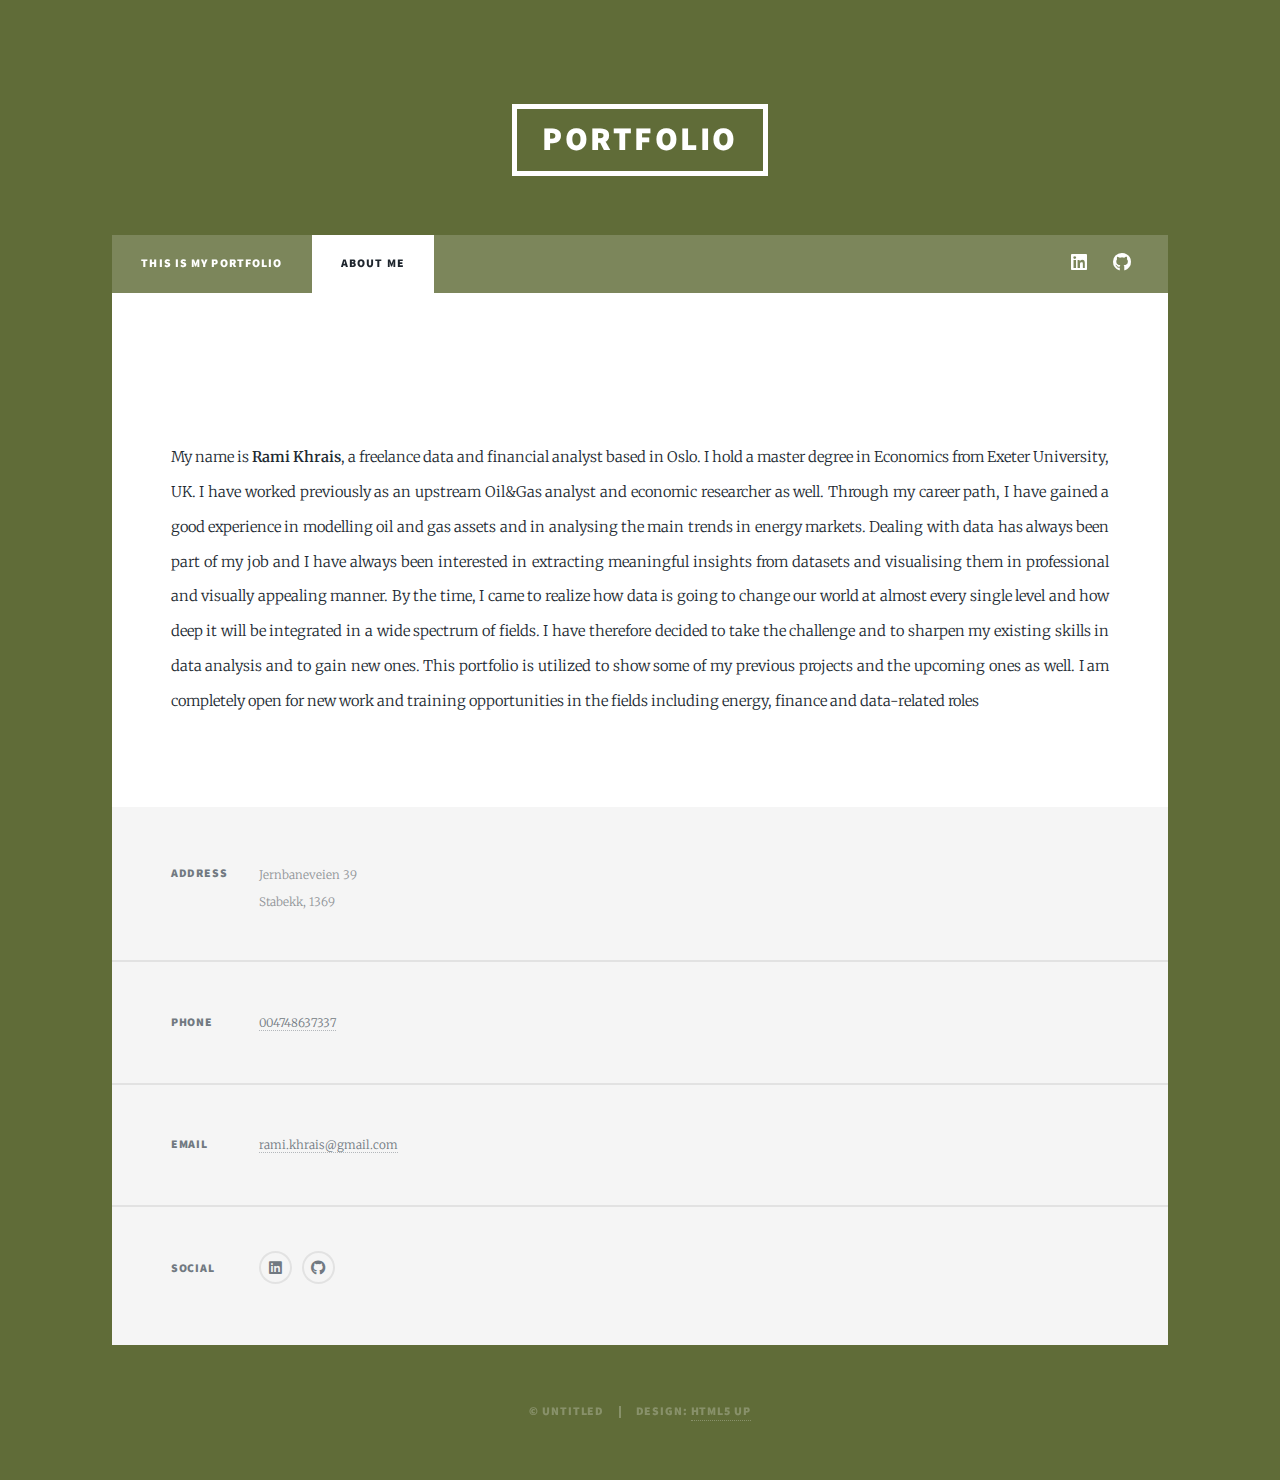
<file: about.html>
<!DOCTYPE HTML>
<!--
	Massively by HTML5 UP
	html5up.net | @ajlkn
	Free for personal and commercial use under the CCA 3.0 license (html5up.net/license)
-->
<html>
	<head>
		<title>About Me</title>
		<meta charset="utf-8" />
		<meta name="viewport" content="width=device-width, initial-scale=1, user-scalable=no" />
		<link rel="stylesheet" href="assets/css/main.css" />
		<noscript><link rel="stylesheet" href="assets/css/noscript.css" /></noscript>
	</head>
	<body class="is-preload">

		<!-- Wrapper -->
			<div id="wrapper">

				<!-- Header -->
					<header id="header">
						<a href="../ramikhrais.github.io/index.html" class="logo">Portfolio</a>
					</header>

				<!-- Nav -->
					<nav id="nav">
						<ul class="links">
							<li><a href="index.html">This is my Portfolio</a></li>
							<li class="active"><a href="../ramikhrais.github.io/about.html">About Me</a></li>
							<!-- <li><a href="elements.html">Elements Reference</a></li> -->
						</ul>
						<ul class="icons">
                            <li><a href="https://www.linkedin.com/in/rami-naim-36322a1b8/" class="icon brands fa-linkedin"><span class="label">Linkedin</span></a></li>
							<li><a href="https://github.com/RamiKhrais" class="icon brands fa-github"><span class="label">GitHub</span></a></li>
						</ul>
					</nav>

				<!-- Main -->
					<div id="main">

						<!-- Post -->
							<section class="post">
								<header class="major">
									<!-- <span class="date">April 25, 2017</span> -->
									<!-- <h1>This is a<br />
									Generic Page</h1> -->
									<!-- <p>Aenean ornare velit lacus varius enim ullamcorper proin aliquam<br />
									facilisis ante sed etiam magna interdum congue. Lorem ipsum dolor<br />
									amet nullam sed etiam veroeros.</p> -->
								</header>
								<!-- <div class="image main"><img src="images/pic01.jpg" alt="" /></div> -->
								<p>My name is <strong>Rami Khrais</strong>, a freelance data and financial analyst based in Oslo. I hold a master degree in Economics from Exeter University, UK. I have worked previously as an upstream Oil&Gas analyst and economic researcher as well. Through my career path, I have gained a good experience in modelling oil and gas assets and in analysing the main trends in energy markets. Dealing with data has always been part of my job and I have always been interested in extracting meaningful insights from datasets and visualising them in professional and visually appealing manner. By the time, I came to realize how data is going to change our world at almost every single level and how deep it will be integrated in a wide spectrum of fields. I have therefore decided to take the challenge and to sharpen my existing skills in data analysis and to gain new ones. This portfolio is utilized to show some of my previous projects and the upcoming ones as well. I am completely open for new work and training opportunities in the fields including energy, finance and data-related roles</p>
							</section>

					</div>

				<!-- Footer -->
					<footer id="footer">
						<!-- <section>
							<form method="post" action="#">
								<div class="fields">
									<div class="field">
										<label for="name">Name</label>
										<input type="text" name="name" id="name" />
									</div>
									<div class="field">
										<label for="email">Email</label>
										<input type="text" name="email" id="email" />
									</div>
									<div class="field">
										<label for="message">Message</label>
										<textarea name="message" id="message" rows="3"></textarea>
									</div>
								</div>
								<ul class="actions">
									<li><input type="submit" value="Send Message" /></li>
								</ul>
							</form>
						</section> -->
						<section class="split contact">
							<section class="alt">
								<h3>Address</h3>
								<p>Jernbaneveien 39<br />
                                    Stabekk, 1369</p>
							</section>
							<section>
								<h3>Phone</h3>
								<p><a href="#">004748637337</a></p>
							</section>
							<section>
								<h3>Email</h3>
								<p><a href="#">rami.khrais@gmail.com</a></p>
							</section>
							<section>
								<h3>Social</h3>
								<ul class="icons alt">
                                    <li><a href="https://www.linkedin.com/in/rami-naim-36322a1b8/" class="icon brands alt fa-linkedin"><span class="label">Linkedin</span></a></li>
									<li><a href="https://github.com/RamiKhrais" class="icon brands alt fa-github"><span class="label">GitHub</span></a></li>
								</ul>
							</section>
						</section>
					</footer>

				<!-- Copyright -->
					<div id="copyright">
						<ul><li>&copy; Untitled</li><li>Design: <a href="https://html5up.net">HTML5 UP</a></li></ul>
					</div>

			</div>

		<!-- Scripts -->
			<script src="assets/js/jquery.min.js"></script>
			<script src="assets/js/jquery.scrollex.min.js"></script>
			<script src="assets/js/jquery.scrolly.min.js"></script>
			<script src="assets/js/browser.min.js"></script>
			<script src="assets/js/breakpoints.min.js"></script>
			<script src="assets/js/util.js"></script>
			<script src="assets/js/main.js"></script>

	</body>
</html>
</file>
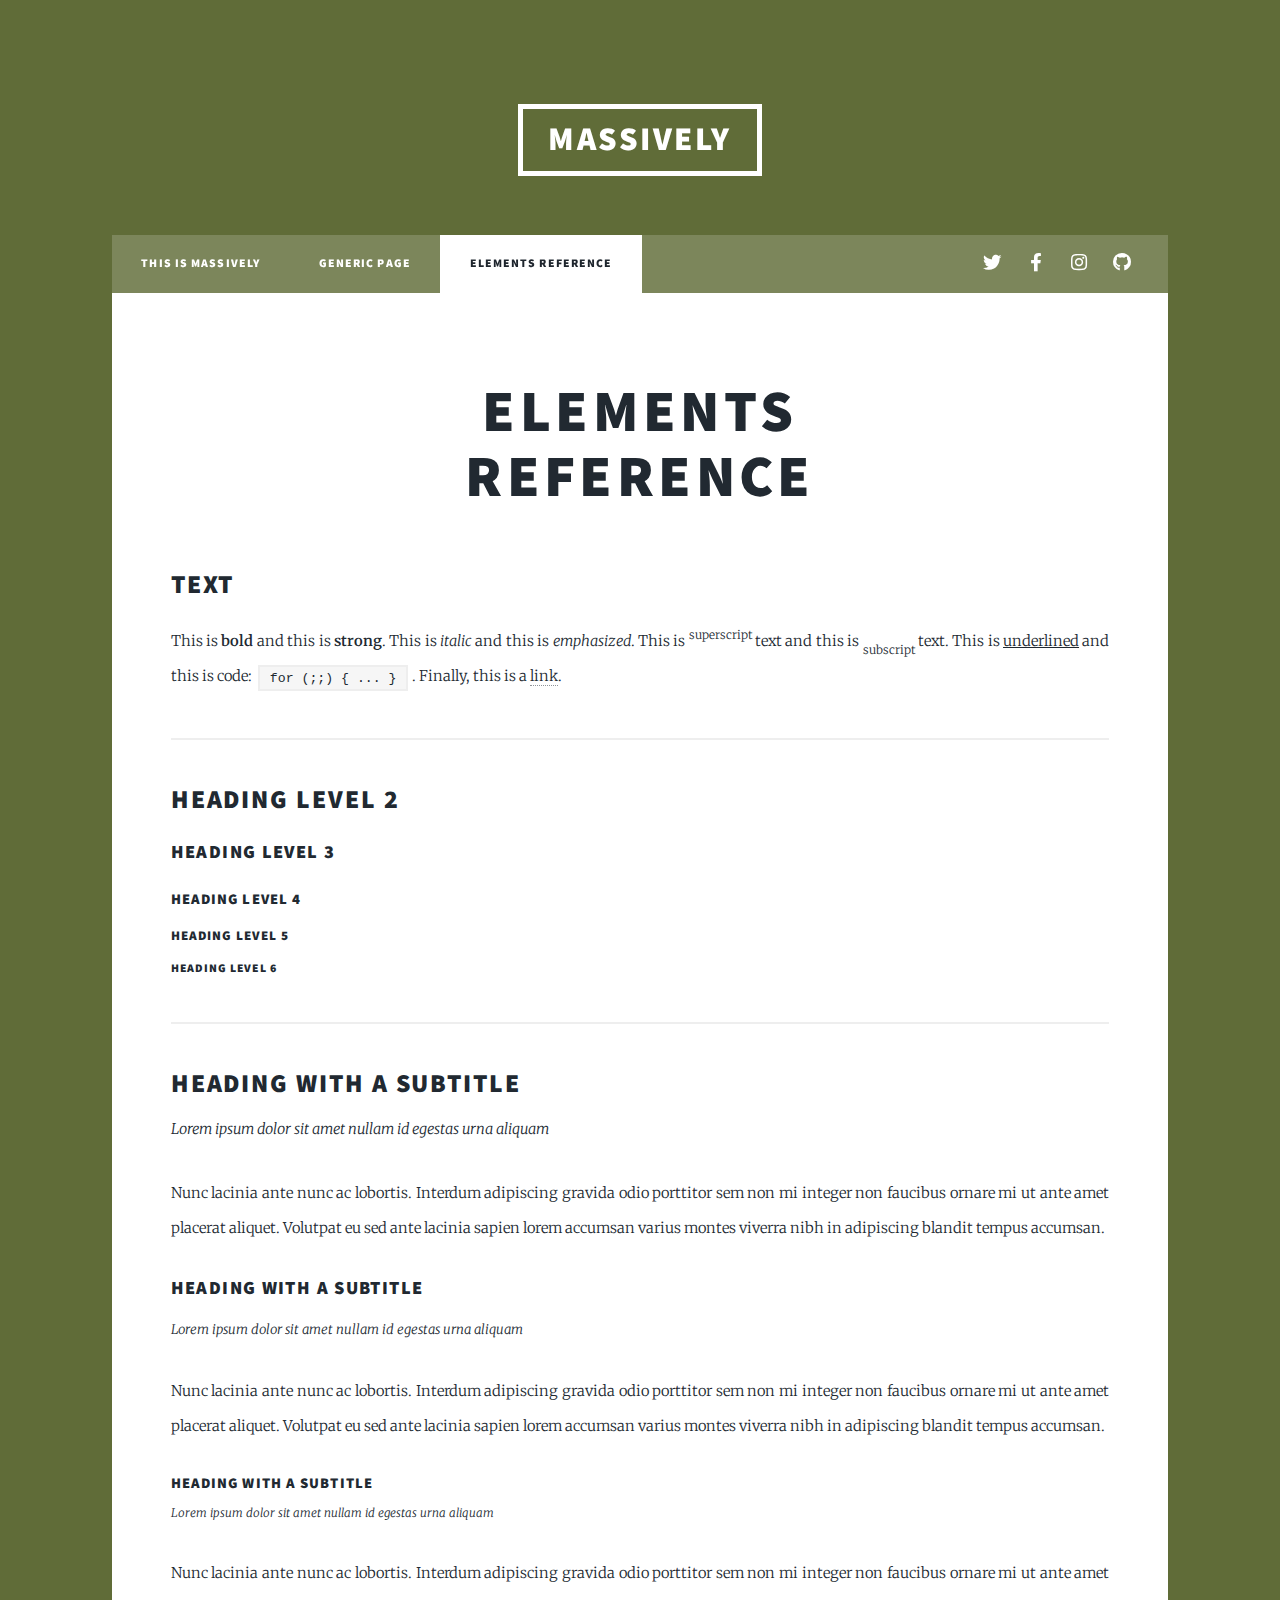
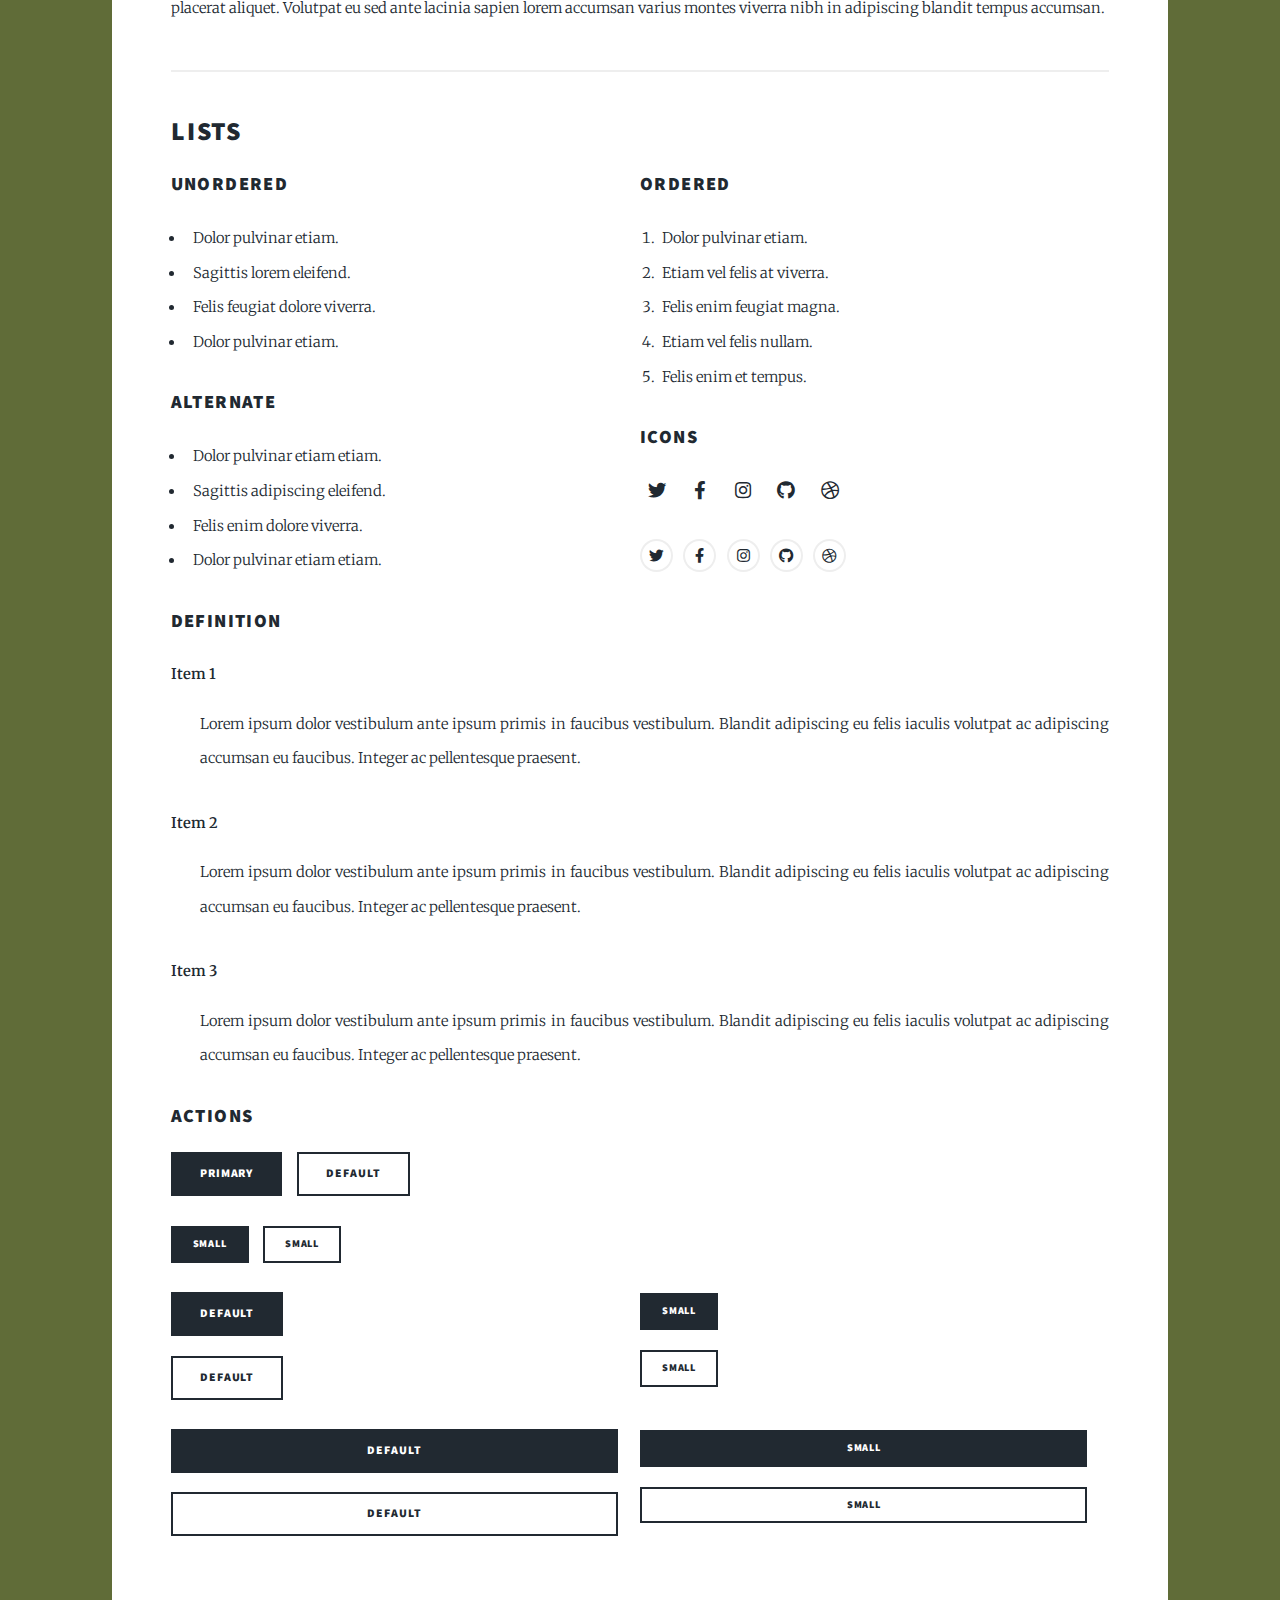
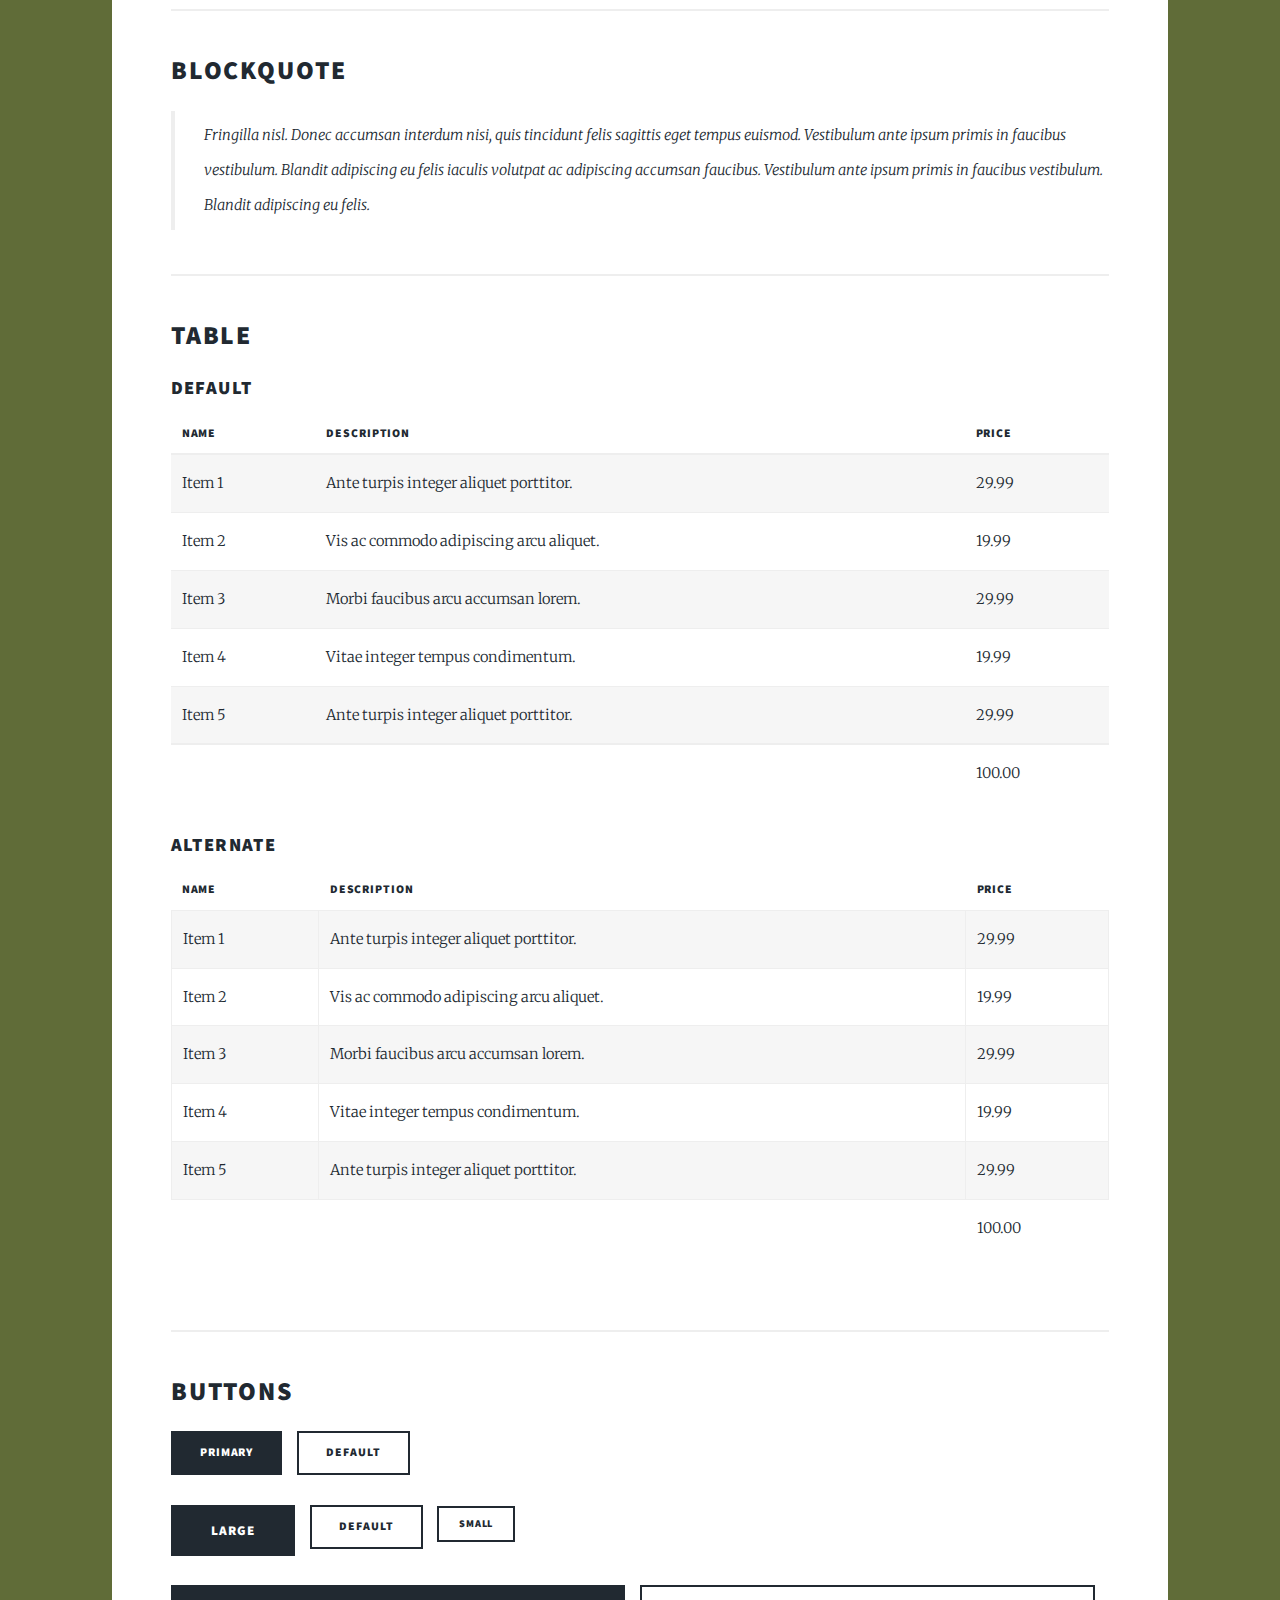
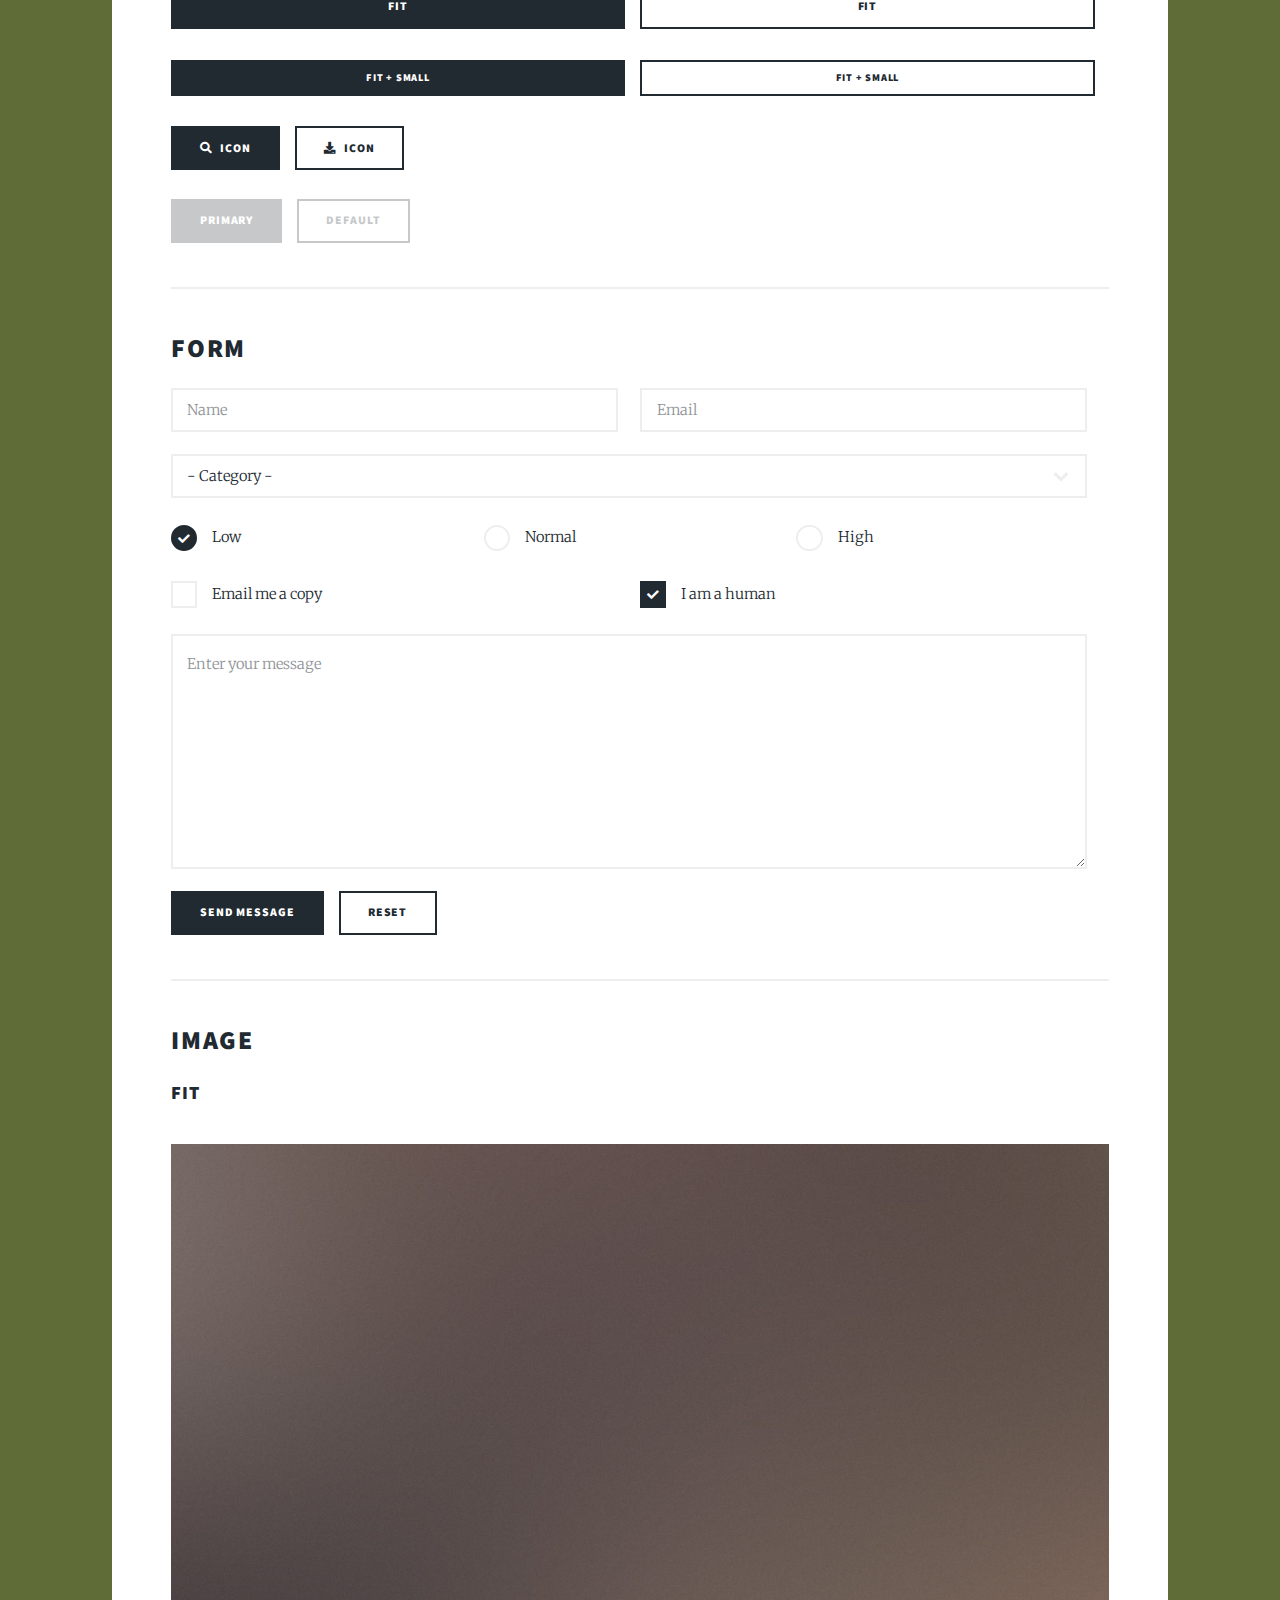
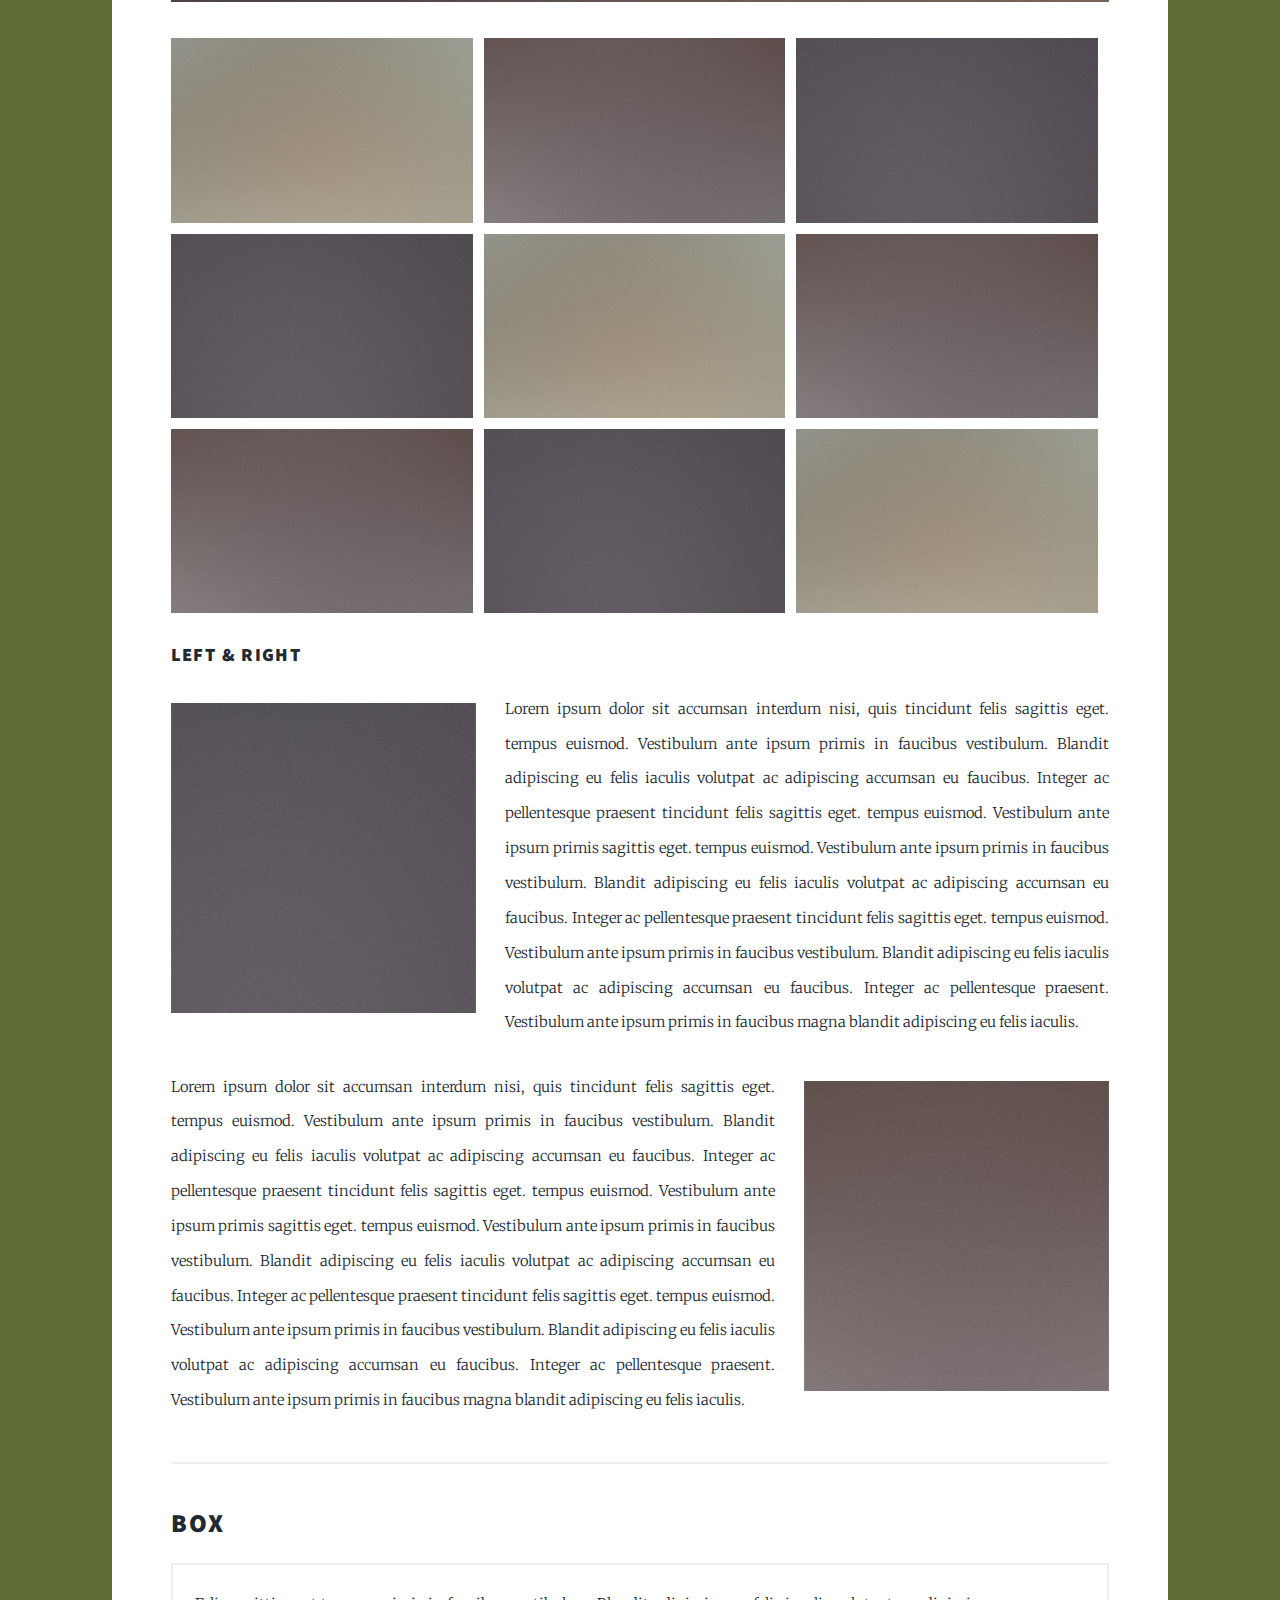
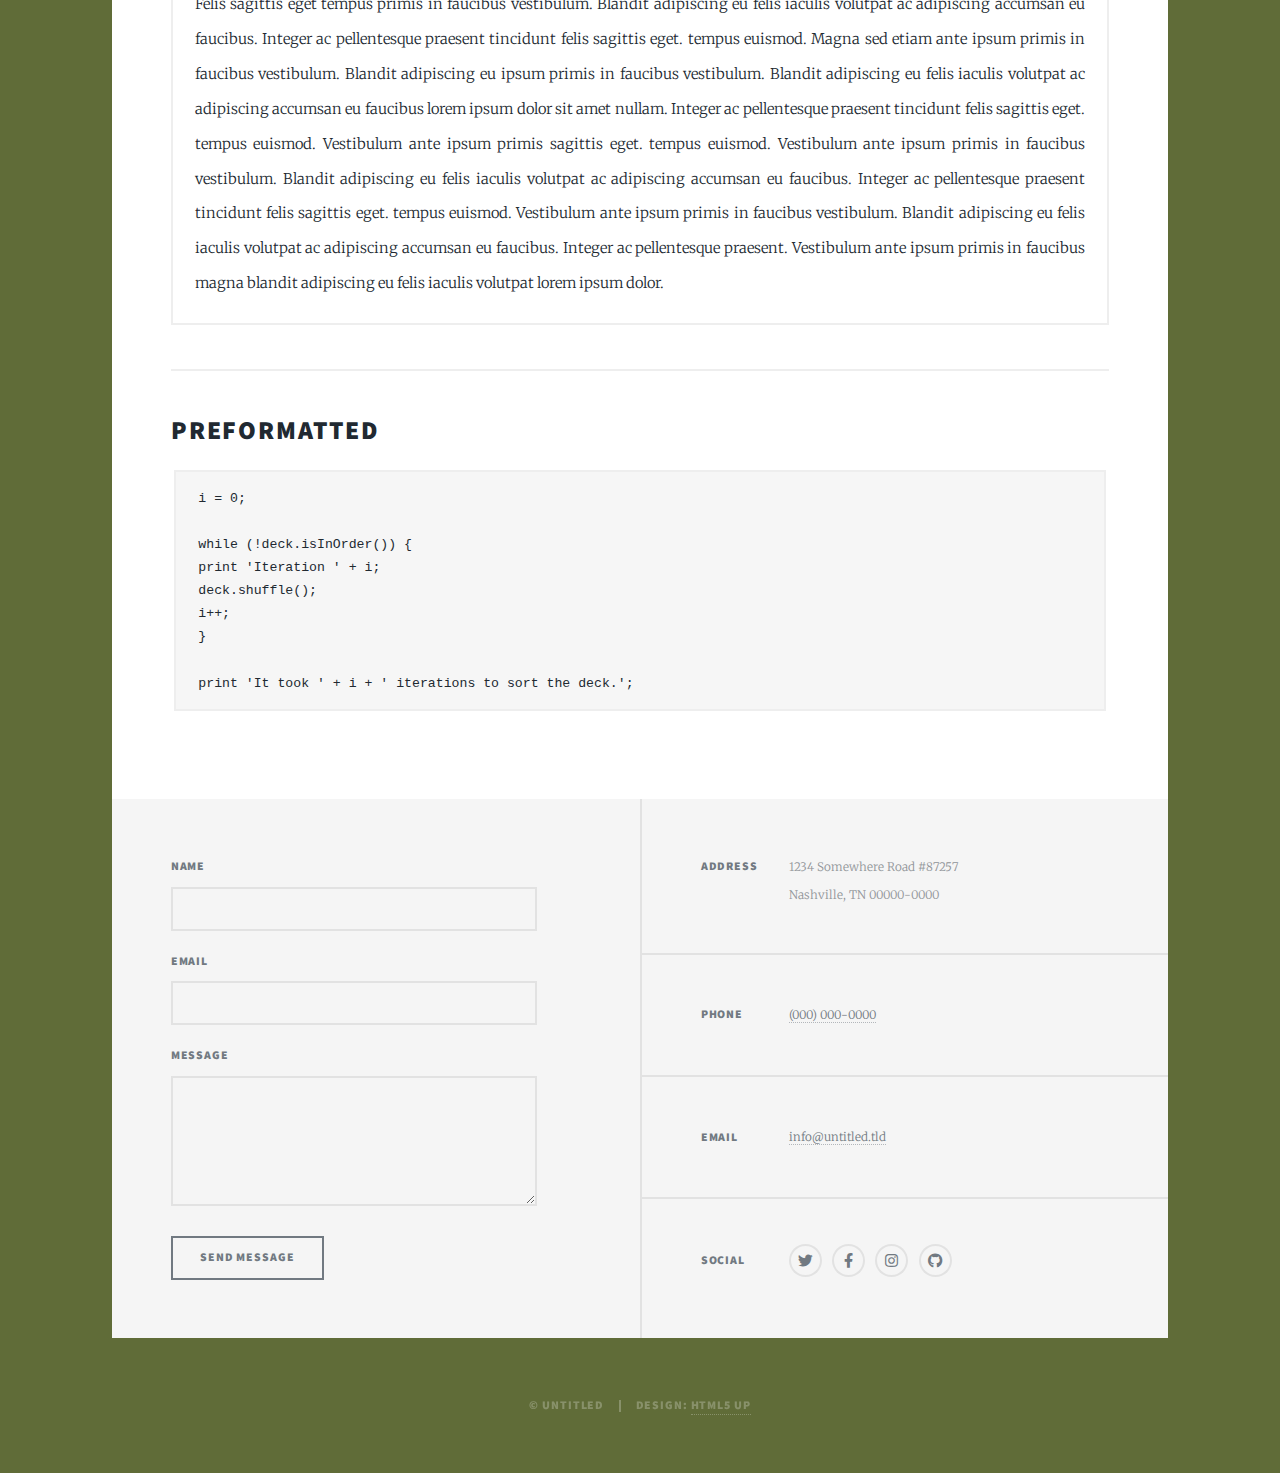
<file: elements.html>
<!DOCTYPE HTML>
<!--
	Massively by HTML5 UP
	html5up.net | @ajlkn
	Free for personal and commercial use under the CCA 3.0 license (html5up.net/license)
-->
<html>
	<head>
		<title>Elements Reference - Massively by HTML5 UP</title>
		<meta charset="utf-8" />
		<meta name="viewport" content="width=device-width, initial-scale=1, user-scalable=no" />
		<link rel="stylesheet" href="assets/css/main.css" />
		<noscript><link rel="stylesheet" href="assets/css/noscript.css" /></noscript>
	</head>
	<body class="is-preload">

		<!-- Wrapper -->
			<div id="wrapper">

				<!-- Header -->
					<header id="header">
						<a href="index.html" class="logo">Massively</a>
					</header>

				<!-- Nav -->
					<nav id="nav">
						<ul class="links">
							<li><a href="index.html">This is Massively</a></li>
							<li><a href="generic.html">Generic Page</a></li>
							<li class="active"><a href="elements.html">Elements Reference</a></li>
						</ul>
						<ul class="icons">
							<li><a href="#" class="icon brands fa-twitter"><span class="label">Twitter</span></a></li>
							<li><a href="#" class="icon brands fa-facebook-f"><span class="label">Facebook</span></a></li>
							<li><a href="#" class="icon brands fa-instagram"><span class="label">Instagram</span></a></li>
							<li><a href="#" class="icon brands fa-github"><span class="label">GitHub</span></a></li>
						</ul>
					</nav>

				<!-- Main -->
					<div id="main">

						<!-- Post -->
							<section class="post">
								<header class="major">
									<h1>Elements<br />
									Reference</h1>
								</header>

								<!-- Text stuff -->
									<h2>Text</h2>
									<p>This is <b>bold</b> and this is <strong>strong</strong>. This is <i>italic</i> and this is <em>emphasized</em>.
									This is <sup>superscript</sup> text and this is <sub>subscript</sub> text.
									This is <u>underlined</u> and this is code: <code>for (;;) { ... }</code>.
									Finally, this is a <a href="#">link</a>.</p>
									<hr />
									<h2>Heading Level 2</h2>
									<h3>Heading Level 3</h3>
									<h4>Heading Level 4</h4>
									<h5>Heading Level 5</h5>
									<h6>Heading Level 6</h6>
									<hr />
									<header>
										<h2>Heading with a Subtitle</h2>
										<p>Lorem ipsum dolor sit amet nullam id egestas urna aliquam</p>
									</header>
									<p>Nunc lacinia ante nunc ac lobortis. Interdum adipiscing gravida odio porttitor sem non mi integer non faucibus ornare mi ut ante amet placerat aliquet. Volutpat eu sed ante lacinia sapien lorem accumsan varius montes viverra nibh in adipiscing blandit tempus accumsan.</p>
									<header>
										<h3>Heading with a Subtitle</h3>
										<p>Lorem ipsum dolor sit amet nullam id egestas urna aliquam</p>
									</header>
									<p>Nunc lacinia ante nunc ac lobortis. Interdum adipiscing gravida odio porttitor sem non mi integer non faucibus ornare mi ut ante amet placerat aliquet. Volutpat eu sed ante lacinia sapien lorem accumsan varius montes viverra nibh in adipiscing blandit tempus accumsan.</p>
									<header>
										<h4>Heading with a Subtitle</h4>
										<p>Lorem ipsum dolor sit amet nullam id egestas urna aliquam</p>
									</header>
									<p>Nunc lacinia ante nunc ac lobortis. Interdum adipiscing gravida odio porttitor sem non mi integer non faucibus ornare mi ut ante amet placerat aliquet. Volutpat eu sed ante lacinia sapien lorem accumsan varius montes viverra nibh in adipiscing blandit tempus accumsan.</p>

									<hr />

								<!-- Lists -->
									<h2>Lists</h2>
									<div class="row">
										<div class="col-6 col-12-small">

											<h3>Unordered</h3>
											<ul>
												<li>Dolor pulvinar etiam.</li>
												<li>Sagittis lorem eleifend.</li>
												<li>Felis feugiat dolore viverra.</li>
												<li>Dolor pulvinar etiam.</li>
											</ul>

											<h3>Alternate</h3>
											<ul class="alt">
												<li>Dolor pulvinar etiam etiam.</li>
												<li>Sagittis adipiscing eleifend.</li>
												<li>Felis enim dolore viverra.</li>
												<li>Dolor pulvinar etiam etiam.</li>
											</ul>

										</div>
										<div class="col-6 col-12-small">

											<h3>Ordered</h3>
											<ol>
												<li>Dolor pulvinar etiam.</li>
												<li>Etiam vel felis at viverra.</li>
												<li>Felis enim feugiat magna.</li>
												<li>Etiam vel felis nullam.</li>
												<li>Felis enim et tempus.</li>
											</ol>

											<h3>Icons</h3>
											<ul class="icons">
												<li><a href="#" class="icon brands fa-twitter"><span class="label">Twitter</span></a></li>
												<li><a href="#" class="icon brands fa-facebook-f"><span class="label">Facebook</span></a></li>
												<li><a href="#" class="icon brands fa-instagram"><span class="label">Instagram</span></a></li>
												<li><a href="#" class="icon brands fa-github"><span class="label">Github</span></a></li>
												<li><a href="#" class="icon brands fa-dribbble"><span class="label">Dribbble</span></a></li>
											</ul>
											<ul class="icons alt">
												<li><a href="#" class="icon brands alt fa-twitter"><span class="label">Twitter</span></a></li>
												<li><a href="#" class="icon brands alt fa-facebook-f"><span class="label">Facebook</span></a></li>
												<li><a href="#" class="icon brands alt fa-instagram"><span class="label">Instagram</span></a></li>
												<li><a href="#" class="icon brands alt fa-github"><span class="label">Github</span></a></li>
												<li><a href="#" class="icon brands alt fa-dribbble"><span class="label">Dribbble</span></a></li>
											</ul>

										</div>
									</div>
									<h3>Definition</h3>
									<dl>
										<dt>Item 1</dt>
										<dd>
											<p>Lorem ipsum dolor vestibulum ante ipsum primis in faucibus vestibulum. Blandit adipiscing eu felis iaculis volutpat ac adipiscing accumsan eu faucibus. Integer ac pellentesque praesent.</p>
										</dd>
										<dt>Item 2</dt>
										<dd>
											<p>Lorem ipsum dolor vestibulum ante ipsum primis in faucibus vestibulum. Blandit adipiscing eu felis iaculis volutpat ac adipiscing accumsan eu faucibus. Integer ac pellentesque praesent.</p>
										</dd>
										<dt>Item 3</dt>
										<dd>
											<p>Lorem ipsum dolor vestibulum ante ipsum primis in faucibus vestibulum. Blandit adipiscing eu felis iaculis volutpat ac adipiscing accumsan eu faucibus. Integer ac pellentesque praesent.</p>
										</dd>
									</dl>

									<h3>Actions</h3>
									<ul class="actions">
										<li><a href="#" class="button primary">Primary</a></li>
										<li><a href="#" class="button">Default</a></li>
									</ul>
									<ul class="actions small">
										<li><a href="#" class="button primary small">Small</a></li>
										<li><a href="#" class="button small">Small</a></li>
									</ul>
									<div class="row">
										<div class="col-6 col-12-small">
											<ul class="actions stacked">
												<li><a href="#" class="button primary">Default</a></li>
												<li><a href="#" class="button">Default</a></li>
											</ul>
										</div>
										<div class="col-6 col-12-small">
											<ul class="actions stacked">
												<li><a href="#" class="button primary small">Small</a></li>
												<li><a href="#" class="button small">Small</a></li>
											</ul>
										</div>
									</div>
									<div class="row">
										<div class="col-6 col-12-small">
											<ul class="actions stacked">
												<li><a href="#" class="button primary fit">Default</a></li>
												<li><a href="#" class="button fit">Default</a></li>
											</ul>
										</div>
										<div class="col-6 col-12-small">
											<ul class="actions stacked">
												<li><a href="#" class="button primary small fit">Small</a></li>
												<li><a href="#" class="button small fit">Small</a></li>
											</ul>
										</div>
									</div>

									<hr />

								<!-- Blockquote -->
									<h2>Blockquote</h2>
									<blockquote>Fringilla nisl. Donec accumsan interdum nisi, quis tincidunt felis sagittis eget tempus euismod. Vestibulum ante ipsum primis in faucibus vestibulum. Blandit adipiscing eu felis iaculis volutpat ac adipiscing accumsan faucibus. Vestibulum ante ipsum primis in faucibus vestibulum. Blandit adipiscing eu felis.</blockquote>

									<hr />

								<!-- Table -->
									<h2>Table</h2>

									<h3>Default</h3>
									<div class="table-wrapper">
										<table>
											<thead>
												<tr>
													<th>Name</th>
													<th>Description</th>
													<th>Price</th>
												</tr>
											</thead>
											<tbody>
												<tr>
													<td>Item 1</td>
													<td>Ante turpis integer aliquet porttitor.</td>
													<td>29.99</td>
												</tr>
												<tr>
													<td>Item 2</td>
													<td>Vis ac commodo adipiscing arcu aliquet.</td>
													<td>19.99</td>
												</tr>
												<tr>
													<td>Item 3</td>
													<td> Morbi faucibus arcu accumsan lorem.</td>
													<td>29.99</td>
												</tr>
												<tr>
													<td>Item 4</td>
													<td>Vitae integer tempus condimentum.</td>
													<td>19.99</td>
												</tr>
												<tr>
													<td>Item 5</td>
													<td>Ante turpis integer aliquet porttitor.</td>
													<td>29.99</td>
												</tr>
											</tbody>
											<tfoot>
												<tr>
													<td colspan="2"></td>
													<td>100.00</td>
												</tr>
											</tfoot>
										</table>
									</div>

									<h3>Alternate</h3>
									<div class="table-wrapper">
										<table class="alt">
											<thead>
												<tr>
													<th>Name</th>
													<th>Description</th>
													<th>Price</th>
												</tr>
											</thead>
											<tbody>
												<tr>
													<td>Item 1</td>
													<td>Ante turpis integer aliquet porttitor.</td>
													<td>29.99</td>
												</tr>
												<tr>
													<td>Item 2</td>
													<td>Vis ac commodo adipiscing arcu aliquet.</td>
													<td>19.99</td>
												</tr>
												<tr>
													<td>Item 3</td>
													<td> Morbi faucibus arcu accumsan lorem.</td>
													<td>29.99</td>
												</tr>
												<tr>
													<td>Item 4</td>
													<td>Vitae integer tempus condimentum.</td>
													<td>19.99</td>
												</tr>
												<tr>
													<td>Item 5</td>
													<td>Ante turpis integer aliquet porttitor.</td>
													<td>29.99</td>
												</tr>
											</tbody>
											<tfoot>
												<tr>
													<td colspan="2"></td>
													<td>100.00</td>
												</tr>
											</tfoot>
										</table>
									</div>

									<hr />

								<!-- Buttons -->
									<h2>Buttons</h2>
									<ul class="actions">
										<li><a href="#" class="button primary">Primary</a></li>
										<li><a href="#" class="button">Default</a></li>
									</ul>
									<ul class="actions">
										<li><a href="#" class="button primary large">Large</a></li>
										<li><a href="#" class="button">Default</a></li>
										<li><a href="#" class="button small">Small</a></li>
									</ul>
									<ul class="actions fit">
										<li><a href="#" class="button primary fit">Fit</a></li>
										<li><a href="#" class="button fit">Fit</a></li>
									</ul>
									<ul class="actions fit small">
										<li><a href="#" class="button primary fit small">Fit + Small</a></li>
										<li><a href="#" class="button fit small">Fit + Small</a></li>
									</ul>
									<ul class="actions">
										<li><a href="#" class="button primary icon solid fa-search">Icon</a></li>
										<li><a href="#" class="button icon solid fa-download">Icon</a></li>
									</ul>
									<ul class="actions">
										<li><span class="button primary disabled">Primary</span></li>
										<li><span class="button disabled">Default</span></li>
									</ul>

									<hr />

								<!-- Form -->
									<h2>Form</h2>

									<form method="post" action="#">
										<div class="row gtr-uniform">
											<div class="col-6 col-12-xsmall">
												<input type="text" name="demo-name" id="demo-name" value="" placeholder="Name" />
											</div>
											<div class="col-6 col-12-xsmall">
												<input type="email" name="demo-email" id="demo-email" value="" placeholder="Email" />
											</div>
											<!-- Break -->
											<div class="col-12">
												<select name="demo-category" id="demo-category">
													<option value="">- Category -</option>
													<option value="1">Manufacturing</option>
													<option value="1">Shipping</option>
													<option value="1">Administration</option>
													<option value="1">Human Resources</option>
												</select>
											</div>
											<!-- Break -->
											<div class="col-4 col-12-small">
												<input type="radio" id="demo-priority-low" name="demo-priority" checked>
												<label for="demo-priority-low">Low</label>
											</div>
											<div class="col-4 col-12-small">
												<input type="radio" id="demo-priority-normal" name="demo-priority">
												<label for="demo-priority-normal">Normal</label>
											</div>
											<div class="col-4 col-12-small">
												<input type="radio" id="demo-priority-high" name="demo-priority">
												<label for="demo-priority-high">High</label>
											</div>
											<!-- Break -->
											<div class="col-6 col-12-small">
												<input type="checkbox" id="demo-copy" name="demo-copy">
												<label for="demo-copy">Email me a copy</label>
											</div>
											<div class="col-6 col-12-small">
												<input type="checkbox" id="demo-human" name="demo-human" checked>
												<label for="demo-human">I am a human</label>
											</div>
											<!-- Break -->
											<div class="col-12">
												<textarea name="demo-message" id="demo-message" placeholder="Enter your message" rows="6"></textarea>
											</div>
											<!-- Break -->
											<div class="col-12">
												<ul class="actions">
													<li><input type="submit" value="Send Message" class="primary" /></li>
													<li><input type="reset" value="Reset" /></li>
												</ul>
											</div>
										</div>
									</form>

									<hr />

								<!-- Image -->
									<h2>Image</h2>

									<h3>Fit</h3>
									<span class="image fit"><img src="images/pic01.jpg" alt="" /></span>
									<div class="box alt">
										<div class="row gtr-50 gtr-uniform">
											<div class="col-4"><span class="image fit"><img src="images/pic02.jpg" alt="" /></span></div>
											<div class="col-4"><span class="image fit"><img src="images/pic03.jpg" alt="" /></span></div>
											<div class="col-4"><span class="image fit"><img src="images/pic04.jpg" alt="" /></span></div>
											<!-- Break -->
											<div class="col-4"><span class="image fit"><img src="images/pic04.jpg" alt="" /></span></div>
											<div class="col-4"><span class="image fit"><img src="images/pic02.jpg" alt="" /></span></div>
											<div class="col-4"><span class="image fit"><img src="images/pic03.jpg" alt="" /></span></div>
											<!-- Break -->
											<div class="col-4"><span class="image fit"><img src="images/pic03.jpg" alt="" /></span></div>
											<div class="col-4"><span class="image fit"><img src="images/pic04.jpg" alt="" /></span></div>
											<div class="col-4"><span class="image fit"><img src="images/pic02.jpg" alt="" /></span></div>
										</div>
									</div>

									<h3>Left &amp; Right</h3>
									<p><span class="image left"><img src="images/pic08.jpg" alt="" /></span>Lorem ipsum dolor sit accumsan interdum nisi, quis tincidunt felis sagittis eget. tempus euismod. Vestibulum ante ipsum primis in faucibus vestibulum. Blandit adipiscing eu felis iaculis volutpat ac adipiscing accumsan eu faucibus. Integer ac pellentesque praesent tincidunt felis sagittis eget. tempus euismod. Vestibulum ante ipsum primis sagittis eget. tempus euismod. Vestibulum ante ipsum primis in faucibus vestibulum. Blandit adipiscing eu felis iaculis volutpat ac adipiscing accumsan eu faucibus. Integer ac pellentesque praesent tincidunt felis sagittis eget. tempus euismod. Vestibulum ante ipsum primis in faucibus vestibulum. Blandit adipiscing eu felis iaculis volutpat ac adipiscing accumsan eu faucibus. Integer ac pellentesque praesent. Vestibulum ante ipsum primis in faucibus magna blandit adipiscing eu felis iaculis.</p>
									<p><span class="image right"><img src="images/pic09.jpg" alt="" /></span>Lorem ipsum dolor sit accumsan interdum nisi, quis tincidunt felis sagittis eget. tempus euismod. Vestibulum ante ipsum primis in faucibus vestibulum. Blandit adipiscing eu felis iaculis volutpat ac adipiscing accumsan eu faucibus. Integer ac pellentesque praesent tincidunt felis sagittis eget. tempus euismod. Vestibulum ante ipsum primis sagittis eget. tempus euismod. Vestibulum ante ipsum primis in faucibus vestibulum. Blandit adipiscing eu felis iaculis volutpat ac adipiscing accumsan eu faucibus. Integer ac pellentesque praesent tincidunt felis sagittis eget. tempus euismod. Vestibulum ante ipsum primis in faucibus vestibulum. Blandit adipiscing eu felis iaculis volutpat ac adipiscing accumsan eu faucibus. Integer ac pellentesque praesent. Vestibulum ante ipsum primis in faucibus magna blandit adipiscing eu felis iaculis.</p>

									<hr />

								<!-- Box -->
									<h2>Box</h2>
									<div class="box">
										<p>Felis sagittis eget tempus primis in faucibus vestibulum. Blandit adipiscing eu felis iaculis volutpat ac adipiscing accumsan eu faucibus. Integer ac pellentesque praesent tincidunt felis sagittis eget. tempus euismod. Magna sed etiam ante ipsum primis in faucibus vestibulum. Blandit adipiscing eu ipsum primis in faucibus vestibulum. Blandit adipiscing eu felis iaculis volutpat ac adipiscing accumsan eu faucibus lorem ipsum dolor sit amet nullam. Integer ac pellentesque praesent tincidunt felis sagittis eget. tempus euismod. Vestibulum ante ipsum primis sagittis eget. tempus euismod. Vestibulum ante ipsum primis in faucibus vestibulum. Blandit adipiscing eu felis iaculis volutpat ac adipiscing accumsan eu faucibus. Integer ac pellentesque praesent tincidunt felis sagittis eget. tempus euismod. Vestibulum ante ipsum primis in faucibus vestibulum. Blandit adipiscing eu felis iaculis volutpat ac adipiscing accumsan eu faucibus. Integer ac pellentesque praesent. Vestibulum ante ipsum primis in faucibus magna blandit adipiscing eu felis iaculis volutpat lorem ipsum dolor.</p>
									</div>

									<hr />

								<!-- Preformatted Code -->
									<h2>Preformatted</h2>
									<pre><code>i = 0;

while (!deck.isInOrder()) {
    print 'Iteration ' + i;
    deck.shuffle();
    i++;
}

print 'It took ' + i + ' iterations to sort the deck.';
</code></pre>

							</section>

					</div>

				<!-- Footer -->
					<footer id="footer">
						<section>
							<form method="post" action="#">
								<div class="fields">
									<div class="field">
										<label for="name">Name</label>
										<input type="text" name="name" id="name" />
									</div>
									<div class="field">
										<label for="email">Email</label>
										<input type="text" name="email" id="email" />
									</div>
									<div class="field">
										<label for="message">Message</label>
										<textarea name="message" id="message" rows="3"></textarea>
									</div>
								</div>
								<ul class="actions">
									<li><input type="submit" value="Send Message" /></li>
								</ul>
							</form>
						</section>
						<section class="split contact">
							<section class="alt">
								<h3>Address</h3>
								<p>1234 Somewhere Road #87257<br />
								Nashville, TN 00000-0000</p>
							</section>
							<section>
								<h3>Phone</h3>
								<p><a href="#">(000) 000-0000</a></p>
							</section>
							<section>
								<h3>Email</h3>
								<p><a href="#">info@untitled.tld</a></p>
							</section>
							<section>
								<h3>Social</h3>
								<ul class="icons alt">
									<li><a href="#" class="icon brands alt fa-twitter"><span class="label">Twitter</span></a></li>
									<li><a href="#" class="icon brands alt fa-facebook-f"><span class="label">Facebook</span></a></li>
									<li><a href="#" class="icon brands alt fa-instagram"><span class="label">Instagram</span></a></li>
									<li><a href="#" class="icon brands alt fa-github"><span class="label">GitHub</span></a></li>
								</ul>
							</section>
						</section>
					</footer>

				<!-- Copyright -->
					<div id="copyright">
						<ul><li>&copy; Untitled</li><li>Design: <a href="https://html5up.net">HTML5 UP</a></li></ul>
					</div>

			</div>

		<!-- Scripts -->
			<script src="assets/js/jquery.min.js"></script>
			<script src="assets/js/jquery.scrollex.min.js"></script>
			<script src="assets/js/jquery.scrolly.min.js"></script>
			<script src="assets/js/browser.min.js"></script>
			<script src="assets/js/breakpoints.min.js"></script>
			<script src="assets/js/util.js"></script>
			<script src="assets/js/main.js"></script>

	</body>
</html>
</file>
<file: assets/css/main.css>
@import url(fontawesome-all.min.css);
@import url("https://fonts.googleapis.com/css?family=Merriweather:300,700,300italic,700italic|Source+Sans+Pro:900");

/*
	Massively by HTML5 UP
	html5up.net | @ajlkn
	Free for personal and commercial use under the CCA 3.0 license (html5up.net/license)
*/

html, body, div, span, applet, object,
iframe, h1, h2, h3, h4, h5, h6, p, blockquote,
pre, a, abbr, acronym, address, big, cite,
code, del, dfn, em, img, ins, kbd, q, s, samp,
small, strike, strong, sub, sup, tt, var, b,
u, i, center, dl, dt, dd, ol, ul, li, fieldset,
form, label, legend, table, caption, tbody,
tfoot, thead, tr, th, td, article, aside,
canvas, details, embed, figure, figcaption,
footer, header, hgroup, menu, nav, output, ruby,
section, summary, time, mark, audio, video {
	margin: 0;
	padding: 0;
	border: 0;
	font-size: 100%;
	font: inherit;
	max-width: 100%;
	vertical-align: baseline;}

article, aside, details, figcaption, figure,
footer, header, hgroup, menu, nav, section {
	display: block;}

body {
	line-height: 1;
}

ol, ul {
	list-style: none;
}

blockquote, q {
	quotes: none;
}

	blockquote:before, blockquote:after, q:before, q:after {
		content: '';
		content: none;
	}

table {
	border-collapse: collapse;
	border-spacing: 0;
}

body {
	-webkit-text-size-adjust: none;
}

mark {
	background-color: transparent;
	color: inherit;
}

input::-moz-focus-inner {
	border: 0;
	padding: 0;
}

input, select, textarea {
	-moz-appearance: none;
	-webkit-appearance: none;
	-ms-appearance: none;
	appearance: none;
}

/* Basic */

	@-ms-viewport {
		width: device-width;
	}

	body {
		-ms-overflow-style: scrollbar;
	}

	@media screen and (max-width: 480px) {

		html, body {
			min-width: 320px;
		}

	}

	html {
		box-sizing: border-box;
	}

	*, *:before, *:after {
		box-sizing: inherit;
	}

	body {
		background-color: #606c38;
	}

		body.is-preload *, body.is-preload *:before, body.is-preload *:after {
			-moz-animation: none !important;
			-webkit-animation: none !important;
			-ms-animation: none !important;
			animation: none !important;
			-moz-transition: none !important;
			-webkit-transition: none !important;
			-ms-transition: none !important;
			transition: none !important;
		}

	th {
		text-align: center;
	}

/* Type */

	html {
		font-size: 16pt;
	}

		@media screen and (max-width: 1680px) {

			html {
				font-size: 12pt;
			}

		}

		@media screen and (max-width: 1280px) {

			html {
				font-size: 11pt;
			}

		}

		@media screen and (max-width: 360px) {

			html {
				font-size: 10pt;
			}

		}

	body {
		color: #212931;
	}

	body, input, select, textarea {
		font-family: "Merriweather", Georgia, serif;
		font-weight: 300;
		font-size: 1rem;
		line-height: 2.375;
	}

	a {
		-moz-transition: color 0.2s ease-in-out, background-color 0.2s ease-in-out, border-color 0.2s ease-in-out, box-shadow 0.2s ease-in-out;
		-webkit-transition: color 0.2s ease-in-out, background-color 0.2s ease-in-out, border-color 0.2s ease-in-out, box-shadow 0.2s ease-in-out;
		-ms-transition: color 0.2s ease-in-out, background-color 0.2s ease-in-out, border-color 0.2s ease-in-out, box-shadow 0.2s ease-in-out;
		transition: color 0.2s ease-in-out, background-color 0.2s ease-in-out, border-color 0.2s ease-in-out, box-shadow 0.2s ease-in-out;
		border-bottom: dotted 1px;
		text-decoration: none;
	}

		a:hover {
			border-bottom-color: transparent;
		}

	strong, b {
		font-weight: 600;
	}

	em, i {
		font-style: italic;
	}

	p {
		text-align: justify;
		margin: 0 0 2rem 0;
	}

	h1, h2, h3, h4, h5, h6 {
		font-family: "Source Sans Pro", Helvetica, sans-serif;
		font-weight: 900;
		line-height: 1.5;
		letter-spacing: 0.075em;
		text-transform: uppercase;
		margin: 0 0 1rem 0;
	}

		h1 a, h2 a, h3 a, h4 a, h5 a, h6 a {
			border-bottom: 0;
			color: inherit;
			text-decoration: none;
		}

	h1 {
		font-size: 4rem;
		line-height: 1.1;
		margin: 0 0 2rem 0;
	}

	h2 {
		font-size: 1.75rem;
		line-height: 1.3;
		margin: 0 0 1.5rem 0;
	}

	h3 {
		font-size: 1.25rem;
		margin: 0 0 1.5rem 0;
	}

	h4 {
		font-size: 1rem;
	}

	h5 {
		font-size: 0.9rem;
	}

	h6 {
		font-size: 0.8rem;
	}

	sub {
		font-size: 0.8rem;
		position: relative;
		top: 0.5rem;
	}

	sup {
		font-size: 0.8rem;
		position: relative;
		top: -0.5rem;
	}

	blockquote {
		border-left: solid 4px;
		font-style: italic;
		margin: 0 0 2rem 0;
		padding: 0.5rem 0 0.5rem 2rem;
	}

	code {
		border: solid 2px;
		font-family: "Courier New", monospace;
		font-size: 0.9rem;
		margin: 0 0.25rem;
		padding: 0.25rem 0.65rem;
	}

	pre {
		-webkit-overflow-scrolling: touch;
		font-family: "Courier New", monospace;
		font-size: 0.9rem;
		margin: 0 0 2rem 0;
		text-align: left;
		white-space: pre-line;
	}

		pre code {
			display: block;
			line-height: 1.75;
			padding: 1rem 1.5rem;
			overflow-x:hidden;	
		}

	hr {
		border: 0;
		border-bottom: solid 2px;
		margin: 3rem 0;
	}

		hr.major {
			margin: 5rem 0;
		}

	.align-left {
		text-align: left;
	}

	.align-center {
		text-align: center;
	}

	.align-right {
		text-align: right;
	}

	input, select, textarea {
		color: #212931;
	}

	a {
		color: #212931;
		border-bottom-color: rgba(33, 41, 49, 0.5);
	}

		a:hover {
			border-bottom-color: transparent;
			color: #18bfef !important;
		}

	strong, b {
		color: #212931;
	}

	h1, h2, h3, h4, h5, h6 {
		color: #212931;
	}

	blockquote {
		border-left-color: #eeeeee;
	}

	code {
		background: rgba(220, 220, 220, 0.25);
		border-color: #eeeeee;
	}

	hr {
		border-bottom-color: #eeeeee;
	}

/* Row */

	.row {
		display: flex;
		flex-wrap: wrap;
		box-sizing: border-box;
		align-items: stretch;
	}

		.row > * {
			box-sizing: border-box;
		}

		.row.gtr-uniform > * > :last-child {
			margin-bottom: 0;
		}

		.row.aln-left {
			justify-content: flex-start;
		}

		.row.aln-center {
			justify-content: center;
		}

		.row.aln-right {
			justify-content: flex-end;
		}

		.row.aln-top {
			align-items: flex-start;
		}

		.row.aln-middle {
			align-items: center;
		}

		.row.aln-bottom {
			align-items: flex-end;
		}

		.row > .imp {
			order: -1;
		}

		.row > .col-1 {
			width: 8.33333%;
		}

		.row > .off-1 {
			margin-left: 8.33333%;
		}

		.row > .col-2 {
			width: 16.66667%;
		}

		.row > .off-2 {
			margin-left: 16.66667%;
		}

		.row > .col-3 {
			width: 25%;
		}

		.row > .off-3 {
			margin-left: 25%;
		}

		.row > .col-4 {
			width: 33.33333%;
		}

		.row > .off-4 {
			margin-left: 33.33333%;
		}

		.row > .col-5 {
			width: 41.66667%;
		}

		.row > .off-5 {
			margin-left: 41.66667%;
		}

		.row > .col-6 {
			width: 50%;
		}

		.row > .off-6 {
			margin-left: 50%;
		}

		.row > .col-7 {
			width: 58.33333%;
		}

		.row > .off-7 {
			margin-left: 58.33333%;
		}

		.row > .col-8 {
			width: 66.66667%;
		}

		.row > .off-8 {
			margin-left: 66.66667%;
		}

		.row > .col-9 {
			width: 75%;
		}

		.row > .off-9 {
			margin-left: 75%;
		}

		.row > .col-10 {
			width: 83.33333%;
		}

		.row > .off-10 {
			margin-left: 83.33333%;
		}

		.row > .col-11 {
			width: 91.66667%;
		}

		.row > .off-11 {
			margin-left: 91.66667%;
		}

		.row > .col-12 {
			width: 100%;
		}

		.row > .off-12 {
			margin-left: 100%;
		}

		.row.gtr-0 {
			margin-top: 0;
			margin-left: 0rem;
		}

			.row.gtr-0 > * {
				padding: 0 0 0 0rem;
			}

			.row.gtr-0.gtr-uniform {
				margin-top: 0rem;
			}

				.row.gtr-0.gtr-uniform > * {
					padding-top: 0rem;
				}

		.row.gtr-25 {
			margin-top: 0;
			margin-left: -0.375rem;
		}

			.row.gtr-25 > * {
				padding: 0 0 0 0.375rem;
			}

			.row.gtr-25.gtr-uniform {
				margin-top: -0.375rem;
			}

				.row.gtr-25.gtr-uniform > * {
					padding-top: 0.375rem;
				}

		.row.gtr-50 {
			margin-top: 0;
			margin-left: -0.75rem;
		}

			.row.gtr-50 > * {
				padding: 0 0 0 0.75rem;
			}

			.row.gtr-50.gtr-uniform {
				margin-top: -0.75rem;
			}

				.row.gtr-50.gtr-uniform > * {
					padding-top: 0.75rem;
				}

		.row {
			margin-top: 0;
			margin-left: -1.5rem;
		}

			.row > * {
				padding: 0 0 0 1.5rem;
			}

			.row.gtr-uniform {
				margin-top: -1.5rem;
			}

				.row.gtr-uniform > * {
					padding-top: 1.5rem;
				}

		.row.gtr-150 {
			margin-top: 0;
			margin-left: -2.25rem;
		}

			.row.gtr-150 > * {
				padding: 0 0 0 2.25rem;
			}

			.row.gtr-150.gtr-uniform {
				margin-top: -2.25rem;
			}

				.row.gtr-150.gtr-uniform > * {
					padding-top: 2.25rem;
				}

		.row.gtr-200 {
			margin-top: 0;
			margin-left: -3rem;
		}

			.row.gtr-200 > * {
				padding: 0 0 0 3rem;
			}

			.row.gtr-200.gtr-uniform {
				margin-top: -3rem;
			}

				.row.gtr-200.gtr-uniform > * {
					padding-top: 3rem;
				}

		@media screen and (max-width: 1680px) {

			.row {
				display: flex;
				flex-wrap: wrap;
				box-sizing: border-box;
				align-items: stretch;
			}

				.row > * {
					box-sizing: border-box;
				}

				.row.gtr-uniform > * > :last-child {
					margin-bottom: 0;
				}

				.row.aln-left {
					justify-content: flex-start;
				}

				.row.aln-center {
					justify-content: center;
				}

				.row.aln-right {
					justify-content: flex-end;
				}

				.row.aln-top {
					align-items: flex-start;
				}

				.row.aln-middle {
					align-items: center;
				}

				.row.aln-bottom {
					align-items: flex-end;
				}

				.row > .imp-xlarge {
					order: -1;
				}

				.row > .col-1-xlarge {
					width: 8.33333%;
				}

				.row > .off-1-xlarge {
					margin-left: 8.33333%;
				}

				.row > .col-2-xlarge {
					width: 16.66667%;
				}

				.row > .off-2-xlarge {
					margin-left: 16.66667%;
				}

				.row > .col-3-xlarge {
					width: 25%;
				}

				.row > .off-3-xlarge {
					margin-left: 25%;
				}

				.row > .col-4-xlarge {
					width: 33.33333%;
				}

				.row > .off-4-xlarge {
					margin-left: 33.33333%;
				}

				.row > .col-5-xlarge {
					width: 41.66667%;
				}

				.row > .off-5-xlarge {
					margin-left: 41.66667%;
				}

				.row > .col-6-xlarge {
					width: 50%;
				}

				.row > .off-6-xlarge {
					margin-left: 50%;
				}

				.row > .col-7-xlarge {
					width: 58.33333%;
				}

				.row > .off-7-xlarge {
					margin-left: 58.33333%;
				}

				.row > .col-8-xlarge {
					width: 66.66667%;
				}

				.row > .off-8-xlarge {
					margin-left: 66.66667%;
				}

				.row > .col-9-xlarge {
					width: 75%;
				}

				.row > .off-9-xlarge {
					margin-left: 75%;
				}

				.row > .col-10-xlarge {
					width: 83.33333%;
				}

				.row > .off-10-xlarge {
					margin-left: 83.33333%;
				}

				.row > .col-11-xlarge {
					width: 91.66667%;
				}

				.row > .off-11-xlarge {
					margin-left: 91.66667%;
				}

				.row > .col-12-xlarge {
					width: 100%;
				}

				.row > .off-12-xlarge {
					margin-left: 100%;
				}

				.row.gtr-0 {
					margin-top: 0;
					margin-left: 0rem;
				}

					.row.gtr-0 > * {
						padding: 0 0 0 0rem;
					}

					.row.gtr-0.gtr-uniform {
						margin-top: 0rem;
					}

						.row.gtr-0.gtr-uniform > * {
							padding-top: 0rem;
						}

				.row.gtr-25 {
					margin-top: 0;
					margin-left: -0.375rem;
				}

					.row.gtr-25 > * {
						padding: 0 0 0 0.375rem;
					}

					.row.gtr-25.gtr-uniform {
						margin-top: -0.375rem;
					}

						.row.gtr-25.gtr-uniform > * {
							padding-top: 0.375rem;
						}

				.row.gtr-50 {
					margin-top: 0;
					margin-left: -0.75rem;
				}

					.row.gtr-50 > * {
						padding: 0 0 0 0.75rem;
					}

					.row.gtr-50.gtr-uniform {
						margin-top: -0.75rem;
					}

						.row.gtr-50.gtr-uniform > * {
							padding-top: 0.75rem;
						}

				.row {
					margin-top: 0;
					margin-left: -1.5rem;
				}

					.row > * {
						padding: 0 0 0 1.5rem;
					}

					.row.gtr-uniform {
						margin-top: -1.5rem;
					}

						.row.gtr-uniform > * {
							padding-top: 1.5rem;
						}

				.row.gtr-150 {
					margin-top: 0;
					margin-left: -2.25rem;
				}

					.row.gtr-150 > * {
						padding: 0 0 0 2.25rem;
					}

					.row.gtr-150.gtr-uniform {
						margin-top: -2.25rem;
					}

						.row.gtr-150.gtr-uniform > * {
							padding-top: 2.25rem;
						}

				.row.gtr-200 {
					margin-top: 0;
					margin-left: -3rem;
				}

					.row.gtr-200 > * {
						padding: 0 0 0 3rem;
					}

					.row.gtr-200.gtr-uniform {
						margin-top: -3rem;
					}

						.row.gtr-200.gtr-uniform > * {
							padding-top: 3rem;
						}

		}

		@media screen and (max-width: 1280px) {

			.row {
				display: flex;
				flex-wrap: wrap;
				box-sizing: border-box;
				align-items: stretch;
			}

				.row > * {
					box-sizing: border-box;
				}

				.row.gtr-uniform > * > :last-child {
					margin-bottom: 0;
				}

				.row.aln-left {
					justify-content: flex-start;
				}

				.row.aln-center {
					justify-content: center;
				}

				.row.aln-right {
					justify-content: flex-end;
				}

				.row.aln-top {
					align-items: flex-start;
				}

				.row.aln-middle {
					align-items: center;
				}

				.row.aln-bottom {
					align-items: flex-end;
				}

				.row > .imp-large {
					order: -1;
				}

				.row > .col-1-large {
					width: 8.33333%;
				}

				.row > .off-1-large {
					margin-left: 8.33333%;
				}

				.row > .col-2-large {
					width: 16.66667%;
				}

				.row > .off-2-large {
					margin-left: 16.66667%;
				}

				.row > .col-3-large {
					width: 25%;
				}

				.row > .off-3-large {
					margin-left: 25%;
				}

				.row > .col-4-large {
					width: 33.33333%;
				}

				.row > .off-4-large {
					margin-left: 33.33333%;
				}

				.row > .col-5-large {
					width: 41.66667%;
				}

				.row > .off-5-large {
					margin-left: 41.66667%;
				}

				.row > .col-6-large {
					width: 50%;
				}

				.row > .off-6-large {
					margin-left: 50%;
				}

				.row > .col-7-large {
					width: 58.33333%;
				}

				.row > .off-7-large {
					margin-left: 58.33333%;
				}

				.row > .col-8-large {
					width: 66.66667%;
				}

				.row > .off-8-large {
					margin-left: 66.66667%;
				}

				.row > .col-9-large {
					width: 75%;
				}

				.row > .off-9-large {
					margin-left: 75%;
				}

				.row > .col-10-large {
					width: 83.33333%;
				}

				.row > .off-10-large {
					margin-left: 83.33333%;
				}

				.row > .col-11-large {
					width: 91.66667%;
				}

				.row > .off-11-large {
					margin-left: 91.66667%;
				}

				.row > .col-12-large {
					width: 100%;
				}

				.row > .off-12-large {
					margin-left: 100%;
				}

				.row.gtr-0 {
					margin-top: 0;
					margin-left: 0rem;
				}

					.row.gtr-0 > * {
						padding: 0 0 0 0rem;
					}

					.row.gtr-0.gtr-uniform {
						margin-top: 0rem;
					}

						.row.gtr-0.gtr-uniform > * {
							padding-top: 0rem;
						}

				.row.gtr-25 {
					margin-top: 0;
					margin-left: -0.375rem;
				}

					.row.gtr-25 > * {
						padding: 0 0 0 0.375rem;
					}

					.row.gtr-25.gtr-uniform {
						margin-top: -0.375rem;
					}

						.row.gtr-25.gtr-uniform > * {
							padding-top: 0.375rem;
						}

				.row.gtr-50 {
					margin-top: 0;
					margin-left: -0.75rem;
				}

					.row.gtr-50 > * {
						padding: 0 0 0 0.75rem;
					}

					.row.gtr-50.gtr-uniform {
						margin-top: -0.75rem;
					}

						.row.gtr-50.gtr-uniform > * {
							padding-top: 0.75rem;
						}

				.row {
					margin-top: 0;
					margin-left: -1.5rem;
				}

					.row > * {
						padding: 0 0 0 1.5rem;
					}

					.row.gtr-uniform {
						margin-top: -1.5rem;
					}

						.row.gtr-uniform > * {
							padding-top: 1.5rem;
						}

				.row.gtr-150 {
					margin-top: 0;
					margin-left: -2.25rem;
				}

					.row.gtr-150 > * {
						padding: 0 0 0 2.25rem;
					}

					.row.gtr-150.gtr-uniform {
						margin-top: -2.25rem;
					}

						.row.gtr-150.gtr-uniform > * {
							padding-top: 2.25rem;
						}

				.row.gtr-200 {
					margin-top: 0;
					margin-left: -3rem;
				}

					.row.gtr-200 > * {
						padding: 0 0 0 3rem;
					}

					.row.gtr-200.gtr-uniform {
						margin-top: -3rem;
					}

						.row.gtr-200.gtr-uniform > * {
							padding-top: 3rem;
						}

		}

		@media screen and (max-width: 980px) {

			.row {
				display: flex;
				flex-wrap: wrap;
				box-sizing: border-box;
				align-items: stretch;
			}

				.row > * {
					box-sizing: border-box;
				}

				.row.gtr-uniform > * > :last-child {
					margin-bottom: 0;
				}

				.row.aln-left {
					justify-content: flex-start;
				}

				.row.aln-center {
					justify-content: center;
				}

				.row.aln-right {
					justify-content: flex-end;
				}

				.row.aln-top {
					align-items: flex-start;
				}

				.row.aln-middle {
					align-items: center;
				}

				.row.aln-bottom {
					align-items: flex-end;
				}

				.row > .imp-medium {
					order: -1;
				}

				.row > .col-1-medium {
					width: 8.33333%;
				}

				.row > .off-1-medium {
					margin-left: 8.33333%;
				}

				.row > .col-2-medium {
					width: 16.66667%;
				}

				.row > .off-2-medium {
					margin-left: 16.66667%;
				}

				.row > .col-3-medium {
					width: 25%;
				}

				.row > .off-3-medium {
					margin-left: 25%;
				}

				.row > .col-4-medium {
					width: 33.33333%;
				}

				.row > .off-4-medium {
					margin-left: 33.33333%;
				}

				.row > .col-5-medium {
					width: 41.66667%;
				}

				.row > .off-5-medium {
					margin-left: 41.66667%;
				}

				.row > .col-6-medium {
					width: 50%;
				}

				.row > .off-6-medium {
					margin-left: 50%;
				}

				.row > .col-7-medium {
					width: 58.33333%;
				}

				.row > .off-7-medium {
					margin-left: 58.33333%;
				}

				.row > .col-8-medium {
					width: 66.66667%;
				}

				.row > .off-8-medium {
					margin-left: 66.66667%;
				}

				.row > .col-9-medium {
					width: 75%;
				}

				.row > .off-9-medium {
					margin-left: 75%;
				}

				.row > .col-10-medium {
					width: 83.33333%;
				}

				.row > .off-10-medium {
					margin-left: 83.33333%;
				}

				.row > .col-11-medium {
					width: 91.66667%;
				}

				.row > .off-11-medium {
					margin-left: 91.66667%;
				}

				.row > .col-12-medium {
					width: 100%;
				}

				.row > .off-12-medium {
					margin-left: 100%;
				}

				.row.gtr-0 {
					margin-top: 0;
					margin-left: 0rem;
				}

					.row.gtr-0 > * {
						padding: 0 0 0 0rem;
					}

					.row.gtr-0.gtr-uniform {
						margin-top: 0rem;
					}

						.row.gtr-0.gtr-uniform > * {
							padding-top: 0rem;
						}

				.row.gtr-25 {
					margin-top: 0;
					margin-left: -0.375rem;
				}

					.row.gtr-25 > * {
						padding: 0 0 0 0.375rem;
					}

					.row.gtr-25.gtr-uniform {
						margin-top: -0.375rem;
					}

						.row.gtr-25.gtr-uniform > * {
							padding-top: 0.375rem;
						}

				.row.gtr-50 {
					margin-top: 0;
					margin-left: -0.75rem;
				}

					.row.gtr-50 > * {
						padding: 0 0 0 0.75rem;
					}

					.row.gtr-50.gtr-uniform {
						margin-top: -0.75rem;
					}

						.row.gtr-50.gtr-uniform > * {
							padding-top: 0.75rem;
						}

				.row {
					margin-top: 0;
					margin-left: -1.5rem;
				}

					.row > * {
						padding: 0 0 0 1.5rem;
					}

					.row.gtr-uniform {
						margin-top: -1.5rem;
					}

						.row.gtr-uniform > * {
							padding-top: 1.5rem;
						}

				.row.gtr-150 {
					margin-top: 0;
					margin-left: -2.25rem;
				}

					.row.gtr-150 > * {
						padding: 0 0 0 2.25rem;
					}

					.row.gtr-150.gtr-uniform {
						margin-top: -2.25rem;
					}

						.row.gtr-150.gtr-uniform > * {
							padding-top: 2.25rem;
						}

				.row.gtr-200 {
					margin-top: 0;
					margin-left: -3rem;
				}

					.row.gtr-200 > * {
						padding: 0 0 0 3rem;
					}

					.row.gtr-200.gtr-uniform {
						margin-top: -3rem;
					}

						.row.gtr-200.gtr-uniform > * {
							padding-top: 3rem;
						}

		}

		@media screen and (max-width: 736px) {

			.row {
				display: flex;
				flex-wrap: wrap;
				box-sizing: border-box;
				align-items: stretch;
			}

				.row > * {
					box-sizing: border-box;
				}

				.row.gtr-uniform > * > :last-child {
					margin-bottom: 0;
				}

				.row.aln-left {
					justify-content: flex-start;
				}

				.row.aln-center {
					justify-content: center;
				}

				.row.aln-right {
					justify-content: flex-end;
				}

				.row.aln-top {
					align-items: flex-start;
				}

				.row.aln-middle {
					align-items: center;
				}

				.row.aln-bottom {
					align-items: flex-end;
				}

				.row > .imp-small {
					order: -1;
				}

				.row > .col-1-small {
					width: 8.33333%;
				}

				.row > .off-1-small {
					margin-left: 8.33333%;
				}

				.row > .col-2-small {
					width: 16.66667%;
				}

				.row > .off-2-small {
					margin-left: 16.66667%;
				}

				.row > .col-3-small {
					width: 25%;
				}

				.row > .off-3-small {
					margin-left: 25%;
				}

				.row > .col-4-small {
					width: 33.33333%;
				}

				.row > .off-4-small {
					margin-left: 33.33333%;
				}

				.row > .col-5-small {
					width: 41.66667%;
				}

				.row > .off-5-small {
					margin-left: 41.66667%;
				}

				.row > .col-6-small {
					width: 50%;
				}

				.row > .off-6-small {
					margin-left: 50%;
				}

				.row > .col-7-small {
					width: 58.33333%;
				}

				.row > .off-7-small {
					margin-left: 58.33333%;
				}

				.row > .col-8-small {
					width: 66.66667%;
				}

				.row > .off-8-small {
					margin-left: 66.66667%;
				}

				.row > .col-9-small {
					width: 75%;
				}

				.row > .off-9-small {
					margin-left: 75%;
				}

				.row > .col-10-small {
					width: 83.33333%;
				}

				.row > .off-10-small {
					margin-left: 83.33333%;
				}

				.row > .col-11-small {
					width: 91.66667%;
				}

				.row > .off-11-small {
					margin-left: 91.66667%;
				}

				.row > .col-12-small {
					width: 100%;
				}

				.row > .off-12-small {
					margin-left: 100%;
				}

				.row.gtr-0 {
					margin-top: 0;
					margin-left: 0rem;
				}

					.row.gtr-0 > * {
						padding: 0 0 0 0rem;
					}

					.row.gtr-0.gtr-uniform {
						margin-top: 0rem;
					}

						.row.gtr-0.gtr-uniform > * {
							padding-top: 0rem;
						}

				.row.gtr-25 {
					margin-top: 0;
					margin-left: -0.375rem;
				}

					.row.gtr-25 > * {
						padding: 0 0 0 0.375rem;
					}

					.row.gtr-25.gtr-uniform {
						margin-top: -0.375rem;
					}

						.row.gtr-25.gtr-uniform > * {
							padding-top: 0.375rem;
						}

				.row.gtr-50 {
					margin-top: 0;
					margin-left: -0.75rem;
				}

					.row.gtr-50 > * {
						padding: 0 0 0 0.75rem;
					}

					.row.gtr-50.gtr-uniform {
						margin-top: -0.75rem;
					}

						.row.gtr-50.gtr-uniform > * {
							padding-top: 0.75rem;
						}

				.row {
					margin-top: 0;
					margin-left: -1.5rem;
				}

					.row > * {
						padding: 0 0 0 1.5rem;
					}

					.row.gtr-uniform {
						margin-top: -1.5rem;
					}

						.row.gtr-uniform > * {
							padding-top: 1.5rem;
						}

				.row.gtr-150 {
					margin-top: 0;
					margin-left: -2.25rem;
				}

					.row.gtr-150 > * {
						padding: 0 0 0 2.25rem;
					}

					.row.gtr-150.gtr-uniform {
						margin-top: -2.25rem;
					}

						.row.gtr-150.gtr-uniform > * {
							padding-top: 2.25rem;
						}

				.row.gtr-200 {
					margin-top: 0;
					margin-left: -3rem;
				}

					.row.gtr-200 > * {
						padding: 0 0 0 3rem;
					}

					.row.gtr-200.gtr-uniform {
						margin-top: -3rem;
					}

						.row.gtr-200.gtr-uniform > * {
							padding-top: 3rem;
						}

		}

		@media screen and (max-width: 480px) {

			.row {
				display: flex;
				flex-wrap: wrap;
				box-sizing: border-box;
				align-items: stretch;
			}

				.row > * {
					box-sizing: border-box;
				}

				.row.gtr-uniform > * > :last-child {
					margin-bottom: 0;
				}

				.row.aln-left {
					justify-content: flex-start;
				}

				.row.aln-center {
					justify-content: center;
				}

				.row.aln-right {
					justify-content: flex-end;
				}

				.row.aln-top {
					align-items: flex-start;
				}

				.row.aln-middle {
					align-items: center;
				}

				.row.aln-bottom {
					align-items: flex-end;
				}

				.row > .imp-xsmall {
					order: -1;
				}

				.row > .col-1-xsmall {
					width: 8.33333%;
				}

				.row > .off-1-xsmall {
					margin-left: 8.33333%;
				}

				.row > .col-2-xsmall {
					width: 16.66667%;
				}

				.row > .off-2-xsmall {
					margin-left: 16.66667%;
				}

				.row > .col-3-xsmall {
					width: 25%;
				}

				.row > .off-3-xsmall {
					margin-left: 25%;
				}

				.row > .col-4-xsmall {
					width: 33.33333%;
				}

				.row > .off-4-xsmall {
					margin-left: 33.33333%;
				}

				.row > .col-5-xsmall {
					width: 41.66667%;
				}

				.row > .off-5-xsmall {
					margin-left: 41.66667%;
				}

				.row > .col-6-xsmall {
					width: 50%;
				}

				.row > .off-6-xsmall {
					margin-left: 50%;
				}

				.row > .col-7-xsmall {
					width: 58.33333%;
				}

				.row > .off-7-xsmall {
					margin-left: 58.33333%;
				}

				.row > .col-8-xsmall {
					width: 66.66667%;
				}

				.row > .off-8-xsmall {
					margin-left: 66.66667%;
				}

				.row > .col-9-xsmall {
					width: 75%;
				}

				.row > .off-9-xsmall {
					margin-left: 75%;
				}

				.row > .col-10-xsmall {
					width: 83.33333%;
				}

				.row > .off-10-xsmall {
					margin-left: 83.33333%;
				}

				.row > .col-11-xsmall {
					width: 91.66667%;
				}

				.row > .off-11-xsmall {
					margin-left: 91.66667%;
				}

				.row > .col-12-xsmall {
					width: 100%;
				}

				.row > .off-12-xsmall {
					margin-left: 100%;
				}

				.row.gtr-0 {
					margin-top: 0;
					margin-left: 0rem;
				}

					.row.gtr-0 > * {
						padding: 0 0 0 0rem;
					}

					.row.gtr-0.gtr-uniform {
						margin-top: 0rem;
					}

						.row.gtr-0.gtr-uniform > * {
							padding-top: 0rem;
						}

				.row.gtr-25 {
					margin-top: 0;
					margin-left: -0.375rem;
				}

					.row.gtr-25 > * {
						padding: 0 0 0 0.375rem;
					}

					.row.gtr-25.gtr-uniform {
						margin-top: -0.375rem;
					}

						.row.gtr-25.gtr-uniform > * {
							padding-top: 0.375rem;
						}

				.row.gtr-50 {
					margin-top: 0;
					margin-left: -0.75rem;
				}

					.row.gtr-50 > * {
						padding: 0 0 0 0.75rem;
					}

					.row.gtr-50.gtr-uniform {
						margin-top: -0.75rem;
					}

						.row.gtr-50.gtr-uniform > * {
							padding-top: 0.75rem;
						}

				.row {
					margin-top: 0;
					margin-left: -1.5rem;
				}

					.row > * {
						padding: 0 0 0 1.5rem;
					}

					.row.gtr-uniform {
						margin-top: -1.5rem;
					}

						.row.gtr-uniform > * {
							padding-top: 1.5rem;
						}

				.row.gtr-150 {
					margin-top: 0;
					margin-left: -2.25rem;
				}

					.row.gtr-150 > * {
						padding: 0 0 0 2.25rem;
					}

					.row.gtr-150.gtr-uniform {
						margin-top: -2.25rem;
					}

						.row.gtr-150.gtr-uniform > * {
							padding-top: 2.25rem;
						}

				.row.gtr-200 {
					margin-top: 0;
					margin-left: -3rem;
				}

					.row.gtr-200 > * {
						padding: 0 0 0 3rem;
					}

					.row.gtr-200.gtr-uniform {
						margin-top: -3rem;
					}

						.row.gtr-200.gtr-uniform > * {
							padding-top: 3rem;
						}

		}

		@media screen and (max-width: 360px) {

			.row {
				display: flex;
				flex-wrap: wrap;
				box-sizing: border-box;
				align-items: stretch;
			}

				.row > * {
					box-sizing: border-box;
				}

				.row.gtr-uniform > * > :last-child {
					margin-bottom: 0;
				}

				.row.aln-left {
					justify-content: flex-start;
				}

				.row.aln-center {
					justify-content: center;
				}

				.row.aln-right {
					justify-content: flex-end;
				}

				.row.aln-top {
					align-items: flex-start;
				}

				.row.aln-middle {
					align-items: center;
				}

				.row.aln-bottom {
					align-items: flex-end;
				}

				.row > .imp-xxsmall {
					order: -1;
				}

				.row > .col-1-xxsmall {
					width: 8.33333%;
				}

				.row > .off-1-xxsmall {
					margin-left: 8.33333%;
				}

				.row > .col-2-xxsmall {
					width: 16.66667%;
				}

				.row > .off-2-xxsmall {
					margin-left: 16.66667%;
				}

				.row > .col-3-xxsmall {
					width: 25%;
				}

				.row > .off-3-xxsmall {
					margin-left: 25%;
				}

				.row > .col-4-xxsmall {
					width: 33.33333%;
				}

				.row > .off-4-xxsmall {
					margin-left: 33.33333%;
				}

				.row > .col-5-xxsmall {
					width: 41.66667%;
				}

				.row > .off-5-xxsmall {
					margin-left: 41.66667%;
				}

				.row > .col-6-xxsmall {
					width: 50%;
				}

				.row > .off-6-xxsmall {
					margin-left: 50%;
				}

				.row > .col-7-xxsmall {
					width: 58.33333%;
				}

				.row > .off-7-xxsmall {
					margin-left: 58.33333%;
				}

				.row > .col-8-xxsmall {
					width: 66.66667%;
				}

				.row > .off-8-xxsmall {
					margin-left: 66.66667%;
				}

				.row > .col-9-xxsmall {
					width: 75%;
				}

				.row > .off-9-xxsmall {
					margin-left: 75%;
				}

				.row > .col-10-xxsmall {
					width: 83.33333%;
				}

				.row > .off-10-xxsmall {
					margin-left: 83.33333%;
				}

				.row > .col-11-xxsmall {
					width: 91.66667%;
				}

				.row > .off-11-xxsmall {
					margin-left: 91.66667%;
				}

				.row > .col-12-xxsmall {
					width: 100%;
				}

				.row > .off-12-xxsmall {
					margin-left: 100%;
				}

				.row.gtr-0 {
					margin-top: 0;
					margin-left: 0rem;
				}

					.row.gtr-0 > * {
						padding: 0 0 0 0rem;
					}

					.row.gtr-0.gtr-uniform {
						margin-top: 0rem;
					}

						.row.gtr-0.gtr-uniform > * {
							padding-top: 0rem;
						}

				.row.gtr-25 {
					margin-top: 0;
					margin-left: -0.375rem;
				}

					.row.gtr-25 > * {
						padding: 0 0 0 0.375rem;
					}

					.row.gtr-25.gtr-uniform {
						margin-top: -0.375rem;
					}

						.row.gtr-25.gtr-uniform > * {
							padding-top: 0.375rem;
						}

				.row.gtr-50 {
					margin-top: 0;
					margin-left: -0.75rem;
				}

					.row.gtr-50 > * {
						padding: 0 0 0 0.75rem;
					}

					.row.gtr-50.gtr-uniform {
						margin-top: -0.75rem;
					}

						.row.gtr-50.gtr-uniform > * {
							padding-top: 0.75rem;
						}

				.row {
					margin-top: 0;
					margin-left: -1.5rem;
				}

					.row > * {
						padding: 0 0 0 1.5rem;
					}

					.row.gtr-uniform {
						margin-top: -1.5rem;
					}

						.row.gtr-uniform > * {
							padding-top: 1.5rem;
						}

				.row.gtr-150 {
					margin-top: 0;
					margin-left: -2.25rem;
				}

					.row.gtr-150 > * {
						padding: 0 0 0 2.25rem;
					}

					.row.gtr-150.gtr-uniform {
						margin-top: -2.25rem;
					}

						.row.gtr-150.gtr-uniform > * {
							padding-top: 2.25rem;
						}

				.row.gtr-200 {
					margin-top: 0;
					margin-left: -3rem;
				}

					.row.gtr-200 > * {
						padding: 0 0 0 3rem;
					}

					.row.gtr-200.gtr-uniform {
						margin-top: -3rem;
					}

						.row.gtr-200.gtr-uniform > * {
							padding-top: 3rem;
						}

		}

/* Box */

	.box {
		border: solid 2px;
		margin-bottom: 2rem;
		padding: 1.5rem;
	}

		.box > :last-child,
		.box > :last-child > :last-child,
		.box > :last-child > :last-child > :last-child {
			margin-bottom: 0;
		}

		.box.alt {
			border: 0;
			border-radius: 0;
			padding: 0;
		}

	.box {
		border-color: #eeeeee;
	}

/* Button */

	input[type="submit"],
	input[type="reset"],
	input[type="button"],
	button,
	.button {
		-moz-appearance: none;
		-webkit-appearance: none;
		-ms-appearance: none;
		appearance: none;
		-moz-transition: background-color 0.2s ease-in-out, box-shadow 0.2s ease-in-out, color 0.2s ease-in-out;
		-webkit-transition: background-color 0.2s ease-in-out, box-shadow 0.2s ease-in-out, color 0.2s ease-in-out;
		-ms-transition: background-color 0.2s ease-in-out, box-shadow 0.2s ease-in-out, color 0.2s ease-in-out;
		transition: background-color 0.2s ease-in-out, box-shadow 0.2s ease-in-out, color 0.2s ease-in-out;
		border: 0;
		border-radius: 0;
		cursor: pointer;
		display: inline-block;
		font-family: "Source Sans Pro", Helvetica, sans-serif;
		font-size: 0.8rem;
		font-weight: 900;
		letter-spacing: 0.075em;
		height: 3rem;
		line-height: 3rem;
		padding: 0 2rem;
		text-align: center;
		text-decoration: none;
		text-transform: uppercase;
		white-space: nowrap;
	}

		input[type="submit"].icon:before,
		input[type="reset"].icon:before,
		input[type="button"].icon:before,
		button.icon:before,
		.button.icon:before {
			margin-right: 0.5rem;
		}

		input[type="submit"].icon.solo,
		input[type="reset"].icon.solo,
		input[type="button"].icon.solo,
		button.icon.solo,
		.button.icon.solo {
			position: relative;
			width: 4rem;
			height: 4rem;
			line-height: 4rem;
			border-radius: 4rem;
			text-indent: 4rem;
			overflow: hidden;
			padding: 0;
			white-space: nowrap;
		}

			input[type="submit"].icon.solo:before,
			input[type="reset"].icon.solo:before,
			input[type="button"].icon.solo:before,
			button.icon.solo:before,
			.button.icon.solo:before {
				position: absolute;
				display: block;
				top: 0;
				left: 0;
				width: inherit;
				height: inherit;
				line-height: inherit;
				font-size: 1.25rem;
				margin-right: 0;
				text-align: center;
				text-indent: 0;
			}

		input[type="submit"].fit,
		input[type="reset"].fit,
		input[type="button"].fit,
		button.fit,
		.button.fit {
			width: 100%;
		}

		input[type="submit"].small,
		input[type="reset"].small,
		input[type="button"].small,
		button.small,
		.button.small {
			font-size: 0.7rem;
			height: 2.5rem;
			line-height: 2.5rem;
			padding: 0 1.5rem;
		}

		input[type="submit"].large,
		input[type="reset"].large,
		input[type="button"].large,
		button.large,
		.button.large {
			font-size: 0.9rem;
			height: 3.5rem;
			line-height: 3.5rem;
			padding: 0 2.75rem;
		}

		@media screen and (max-width: 980px) {

			input[type="submit"],
			input[type="reset"],
			input[type="button"],
			button,
			.button {
				font-size: 0.9rem;
				height: 3.25rem;
				line-height: 3.25rem;
			}

				input[type="submit"].large,
				input[type="reset"].large,
				input[type="button"].large,
				button.large,
				.button.large {
					font-size: 1rem;
					height: 3.75rem;
					line-height: 3.75rem;
				}

		}

		input[type="submit"].disabled, input[type="submit"]:disabled,
		input[type="reset"].disabled,
		input[type="reset"]:disabled,
		input[type="button"].disabled,
		input[type="button"]:disabled,
		button.disabled,
		button:disabled,
		.button.disabled,
		.button:disabled {
			pointer-events: none;
			opacity: 0.25;
		}

	input[type="submit"],
	input[type="reset"],
	input[type="button"],
	button,
	.button {
		background-color: transparent;
		box-shadow: inset 0 0 0 2px #212931;
		color: #212931 !important;
	}

		input[type="submit"]:hover,
		input[type="reset"]:hover,
		input[type="button"]:hover,
		button:hover,
		.button:hover {
			box-shadow: inset 0 0 0 2px #18bfef;
			color: #18bfef !important;
		}

		input[type="submit"].primary,
		input[type="reset"].primary,
		input[type="button"].primary,
		button.primary,
		.button.primary {
			background-color: #212931;
			box-shadow: none;
			color: #ffffff !important;
		}

			input[type="submit"].primary:hover,
			input[type="reset"].primary:hover,
			input[type="button"].primary:hover,
			button.primary:hover,
			.button.primary:hover {
				background-color: #18bfef;
			}

/* Form */

	form {
		margin: 0 0 2rem 0;
	}

		form > :last-child {
			margin-bottom: 0;
		}

		form > .fields {
			display: -moz-flex;
			display: -webkit-flex;
			display: -ms-flex;
			display: flex;
			-moz-flex-wrap: wrap;
			-webkit-flex-wrap: wrap;
			-ms-flex-wrap: wrap;
			flex-wrap: wrap;
			width: calc(100% + 3rem);
			margin: -1.5rem 0 2rem -1.5rem;
		}

			form > .fields > .field {
				-moz-flex-grow: 0;
				-webkit-flex-grow: 0;
				-ms-flex-grow: 0;
				flex-grow: 0;
				-moz-flex-shrink: 0;
				-webkit-flex-shrink: 0;
				-ms-flex-shrink: 0;
				flex-shrink: 0;
				padding: 1.5rem 0 0 1.5rem;
				width: calc(100% - 1.5rem);
			}

				form > .fields > .field.half {
					width: calc(50% - 0.75rem);
				}

				form > .fields > .field.third {
					width: calc(100%/3 - 0.5rem);
				}

				form > .fields > .field.quarter {
					width: calc(25% - 0.375rem);
				}

		@media screen and (max-width: 480px) {

			form > .fields {
				width: calc(100% + 3rem);
				margin: -1.5rem 0 2rem -1.5rem;
			}

				form > .fields > .field {
					padding: 1.5rem 0 0 1.5rem;
					width: calc(100% - 1.5rem);
				}

					form > .fields > .field.half {
						width: calc(100% - 1.5rem);
					}

					form > .fields > .field.third {
						width: calc(100% - 1.5rem);
					}

					form > .fields > .field.quarter {
						width: calc(100% - 1.5rem);
					}

		}

	label {
		display: block;
		font-family: "Source Sans Pro", Helvetica, sans-serif;
		font-weight: 900;
		line-height: 1.5;
		letter-spacing: 0.075em;
		font-size: 0.8rem;
		text-transform: uppercase;
		margin: 0 0 0.75rem 0;
	}

		@media screen and (max-width: 980px) {

			label {
				font-size: 0.9rem;
			}

		}

	input[type="text"],
	input[type="password"],
	input[type="email"],
	select,
	textarea {
		-moz-appearance: none;
		-webkit-appearance: none;
		-ms-appearance: none;
		appearance: none;
		background: transparent;
		border-radius: 0;
		border: solid 2px;
		color: inherit;
		display: block;
		outline: 0;
		padding: 0 1rem;
		text-decoration: none;
		width: 100%;
	}

		input[type="text"]:invalid,
		input[type="password"]:invalid,
		input[type="email"]:invalid,
		select:invalid,
		textarea:invalid {
			box-shadow: none;
		}

	select {
		background-size: 1.25rem;
		background-repeat: no-repeat;
		background-position: calc(100% - 1rem) center;
		height: 3rem;
		padding-right: 3rem;
		text-overflow: ellipsis;
	}

		select:focus::-ms-value {
			background-color: transparent;
		}

		select::-ms-expand {
			display: none;
		}

	input[type="text"],
	input[type="password"],
	input[type="email"],
	select {
		height: 3rem;
	}

	textarea {
		padding: 0.75rem 1rem;
	}

	input[type="checkbox"],
	input[type="radio"] {
		-moz-appearance: none;
		-webkit-appearance: none;
		-ms-appearance: none;
		appearance: none;
		display: block;
		float: left;
		margin-right: -2rem;
		opacity: 0;
		width: 1rem;
		z-index: -1;
	}

		input[type="checkbox"] + label,
		input[type="radio"] + label {
			text-decoration: none;
			cursor: pointer;
			display: inline-block;
			font-size: 1rem;
			letter-spacing: 0;
			font-family: "Merriweather", Georgia, serif;
			text-transform: none;
			font-weight: 300;
			padding-left: 2.8rem;
			padding-right: 1rem;
			position: relative;
		}

			input[type="checkbox"] + label:before,
			input[type="radio"] + label:before {
				-moz-osx-font-smoothing: grayscale;
				-webkit-font-smoothing: antialiased;
				display: inline-block;
				font-style: normal;
				font-variant: normal;
				text-rendering: auto;
				line-height: 1;
				text-transform: none !important;
				font-family: 'Font Awesome 5 Free';
				font-weight: 900;
			}

			input[type="checkbox"] + label:before,
			input[type="radio"] + label:before {
				border-radius: 0;
				border: solid 2px;
				content: '';
				display: inline-block;
				font-size: 0.8rem;
				height: 1.8rem;
				left: 0;
				line-height: 1.65rem;
				position: absolute;
				text-align: center;
				top: -0.125rem;
				width: 1.8rem;
			}

		input[type="checkbox"]:checked + label:before,
		input[type="radio"]:checked + label:before {
			content: '\f00c';
		}

	input[type="checkbox"] + label:before {
		border-radius: 0;
	}

	input[type="radio"] + label:before {
		border-radius: 100%;
	}

	::-webkit-input-placeholder {
		opacity: 1.0;
	}

	:-moz-placeholder {
		opacity: 1.0;
	}

	::-moz-placeholder {
		opacity: 1.0;
	}

	:-ms-input-placeholder {
		opacity: 1.0;
	}

	label {
		color: #212931;
	}

	input[type="text"],
	input[type="password"],
	input[type="email"],
	select,
	textarea {
		border-color: #eeeeee;
	}

		input[type="text"]:focus,
		input[type="password"]:focus,
		input[type="email"]:focus,
		select:focus,
		textarea:focus {
			border-color: #18bfef;
		}

	select {
		background-image: url("data:image/svg+xml;charset=utf8,%3Csvg xmlns='http://www.w3.org/2000/svg' width='40' height='40' preserveAspectRatio='none' viewBox='0 0 40 40'%3E%3Cpath d='M9.4,12.3l10.4,10.4l10.4-10.4c0.2-0.2,0.5-0.4,0.9-0.4c0.3,0,0.6,0.1,0.9,0.4l3.3,3.3c0.2,0.2,0.4,0.5,0.4,0.9 c0,0.4-0.1,0.6-0.4,0.9L20.7,31.9c-0.2,0.2-0.5,0.4-0.9,0.4c-0.3,0-0.6-0.1-0.9-0.4L4.3,17.3c-0.2-0.2-0.4-0.5-0.4-0.9 c0-0.4,0.1-0.6,0.4-0.9l3.3-3.3c0.2-0.2,0.5-0.4,0.9-0.4S9.1,12.1,9.4,12.3z' fill='%23eeeeee' /%3E%3C/svg%3E");
	}

		select option {
			background-color: #ffffff;
			color: #212931;
		}

	.select-wrapper:before {
		color: #eeeeee;
	}

	input[type="checkbox"] + label,
	input[type="radio"] + label {
		color: #212931;
	}

		input[type="checkbox"] + label:before,
		input[type="radio"] + label:before {
			border-color: #eeeeee;
		}

	input[type="checkbox"]:checked + label:before,
	input[type="radio"]:checked + label:before {
		background-color: #212931;
		border-color: #212931;
		color: #ffffff;
	}

	input[type="checkbox"]:focus + label:before,
	input[type="radio"]:focus + label:before {
		border-color: #18bfef;
	}

	::-webkit-input-placeholder {
		color: #909498 !important;
	}

	:-moz-placeholder {
		color: #909498 !important;
	}

	::-moz-placeholder {
		color: #909498 !important;
	}

	:-ms-input-placeholder {
		color: #909498 !important;
	}

	.formerize-placeholder {
		color: #909498 !important;
	}

/* Icon */

	.icon {
		text-decoration: none;
		border-bottom: none;
		position: relative;
	}

		.icon:before {
			-moz-osx-font-smoothing: grayscale;
			-webkit-font-smoothing: antialiased;
			display: inline-block;
			font-style: normal;
			font-variant: normal;
			text-rendering: auto;
			line-height: 1;
			text-transform: none !important;
			font-family: 'Font Awesome 5 Free';
			font-weight: 400;
		}

		.icon > .label {
			display: none;
		}

		.icon:before {
			line-height: inherit;
		}

		.icon.solid:before {
			font-weight: 900;
		}

		.icon.brands:before {
			font-family: 'Font Awesome 5 Brands';
		}

/* Image */

	.image {
		border: 0;
		display: inline-block;
		position: relative;
	}

		.image img {
			display: block;
		}

		.image.left, .image.right {
			max-width: 40%;
		}

			.image.left img, .image.right img {
				width: 100%;
			}

		.image.left {
			float: left;
			margin: 0 2rem 2rem 0;
			top: 0.75rem;
		}

		.image.right {
			float: right;
			margin: 0 0 2rem 2rem;
			top: 0.75rem;
		}

		.image.fit {
			display: block;
			margin: 2.5rem 0;
			width: 100%;
		}

			.image.fit:first-child {
				margin-top: 0;
			}

			.image.fit img {
				width: 100%;
			}

		.image.main {
			display: block;
			margin: 4rem 0;
			width: 100%;
		}

			.image.main:first-child {
				margin-top: 0;
			}

			.image.main img {
				width: 100%;
			}

		@media screen and (max-width: 736px) {

			.image.fit {
				margin: 2rem 0;
			}

			.image.main {
				margin: 2rem 0;
			}

		}

	a.image {
		overflow: hidden;
	}

		a.image img {
			-moz-transition: -moz-transform 0.2s ease-out;
			-webkit-transition: -webkit-transform 0.2s ease-out;
			-ms-transition: -ms-transform 0.2s ease-out;
			transition: transform 0.2s ease-out;
		}

		a.image:hover img {
			-moz-transform: scale(1.05);
			-webkit-transform: scale(1.05);
			-ms-transform: scale(1.05);
			transform: scale(1.05);
		}

/* Actions */

	ul.actions {
		display: -moz-flex;
		display: -webkit-flex;
		display: -ms-flex;
		display: flex;
		cursor: default;
		list-style: none;
		margin-left: -1rem;
		padding-left: 0;
	}

		ul.actions li {
			padding: 0 0 0 1rem;
			vertical-align: middle;
		}

		ul.actions.special {
			-moz-justify-content: center;
			-webkit-justify-content: center;
			-ms-justify-content: center;
			justify-content: center;
			width: 100%;
			margin-left: 0;
		}

			ul.actions.special li:first-child {
				padding-left: 0;
			}

		ul.actions.stacked {
			-moz-flex-direction: column;
			-webkit-flex-direction: column;
			-ms-flex-direction: column;
			flex-direction: column;
			margin-left: 0;
		}

			ul.actions.stacked li {
				padding: 1.3rem 0 0 0;
			}

				ul.actions.stacked li:first-child {
					padding-top: 0;
				}

		ul.actions.fit {
			width: calc(100% + 1rem);
		}

			ul.actions.fit li {
				-moz-flex-grow: 1;
				-webkit-flex-grow: 1;
				-ms-flex-grow: 1;
				flex-grow: 1;
				-moz-flex-shrink: 1;
				-webkit-flex-shrink: 1;
				-ms-flex-shrink: 1;
				flex-shrink: 1;
				width: 100%;
			}

				ul.actions.fit li > * {
					width: 100%;
				}

			ul.actions.fit.stacked {
				width: 100%;
			}

		@media screen and (max-width: 480px) {

			ul.actions:not(.fixed) {
				-moz-flex-direction: column;
				-webkit-flex-direction: column;
				-ms-flex-direction: column;
				flex-direction: column;
				margin-left: 0;
				width: 100% !important;
			}

				ul.actions:not(.fixed) li {
					-moz-flex-grow: 1;
					-webkit-flex-grow: 1;
					-ms-flex-grow: 1;
					flex-grow: 1;
					-moz-flex-shrink: 1;
					-webkit-flex-shrink: 1;
					-ms-flex-shrink: 1;
					flex-shrink: 1;
					padding: 1rem 0 0 0;
					text-align: center;
					width: 100%;
				}

					ul.actions:not(.fixed) li > * {
						width: 100%;
					}

					ul.actions:not(.fixed) li:first-child {
						padding-top: 0;
					}

					ul.actions:not(.fixed) li input[type="submit"],
					ul.actions:not(.fixed) li input[type="reset"],
					ul.actions:not(.fixed) li input[type="button"],
					ul.actions:not(.fixed) li button,
					ul.actions:not(.fixed) li .button {
						width: 100%;
					}

						ul.actions:not(.fixed) li input[type="submit"].icon:before,
						ul.actions:not(.fixed) li input[type="reset"].icon:before,
						ul.actions:not(.fixed) li input[type="button"].icon:before,
						ul.actions:not(.fixed) li button.icon:before,
						ul.actions:not(.fixed) li .button.icon:before {
							margin-left: -0.5rem;
						}

		}

/* Icons */

	ul.icons {
		cursor: default;
		list-style: none;
		padding-left: 0;
	}

		ul.icons li {
			display: inline-block;
			padding: 0 0.5rem 0 0;
			vertical-align: middle;
		}

			ul.icons li:last-child {
				padding-right: 0;
			}

			ul.icons li .icon:before {
				width: 2.25rem;
				height: 2.25rem;
				line-height: 2.25rem;
				display: inline-block;
				text-align: center;
				border-radius: 100%;
				font-size: 1.25rem;
			}

		ul.icons.alt li .icon:before {
			-moz-transition: color 0.2s ease-in-out, background-color 0.2s ease-in-out, border-color 0.2s ease-in-out, box-shadow 0.2s ease-in-out;
			-webkit-transition: color 0.2s ease-in-out, background-color 0.2s ease-in-out, border-color 0.2s ease-in-out, box-shadow 0.2s ease-in-out;
			-ms-transition: color 0.2s ease-in-out, background-color 0.2s ease-in-out, border-color 0.2s ease-in-out, box-shadow 0.2s ease-in-out;
			transition: color 0.2s ease-in-out, background-color 0.2s ease-in-out, border-color 0.2s ease-in-out, box-shadow 0.2s ease-in-out;
			font-size: 1rem;
		}

/* List */

	ol {
		list-style: decimal;
		margin: 0 0 2rem 0;
		padding-left: 1.25rem;
	}

		ol li {
			padding-left: 0.25rem;
		}

	ul {
		list-style: disc;
		margin: 0 0 2rem 0;
		padding-left: 1rem;
	}

		ul li {
			padding-left: 0.5rem;
		}

		ul.divided {
			list-style: none;
			padding-left: 0;
		}

			ul.divided li {
				border-top: solid 1px;
				padding: 0.5rem 0;
			}

				ul.divided li:first-child {
					border-top: 0;
					padding-top: 0;
				}

	dl {
		margin: 0 0 2rem 0;
	}

		dl dt {
			display: block;
			font-weight: 600;
			margin: 0 0 1rem 0;
		}

		dl dd {
			margin-left: 2rem;
		}

	ul.divided li {
		border-top-color: #eeeeee;
	}

	ul.icons li a.icon:hover:before {
		color: #18bfef;
	}

	ul.icons.alt li .icon:before {
		box-shadow: inset 0 0 0 2px #eeeeee;
	}

	ul.icons.alt li a.icon:hover:before {
		box-shadow: inset 0 0 0 2px #18bfef;
	}

/* Section/Article */

	section.special, article.special {
		text-align: center;
	}

	header {
		cursor: default;
	}

		header > .date {
			display: block;
			font-size: 0.8rem;
			height: 1;
			margin: 0 0 1rem 0;
			position: relative;
		}

		header > p {
			font-style: italic;
		}

		header > h1 + p {
			font-size: 1.1rem;
			margin-top: -0.5rem;
			line-height: 2;
		}

		header > h2 + p {
			font-size: 1rem;
			margin-top: -0.75rem;
		}

		header > h3 + p {
			font-size: 0.9rem;
			margin-top: -0.75rem;
		}

		header > h4 + p {
			font-size: 0.8rem;
			margin-top: -0.75rem;
		}

		header.major {
			margin: 0 0 4rem 0;
			text-align: center;
		}

			header.major > :last-child {
				margin-bottom: 0;
			}

			header.major > p {
				margin-top: 0;
				text-align: center;
			}

			header.major > .date {
				font-size: 1rem;
				margin: 0 0 4rem 0;
			}

				header.major > .date:before, header.major > .date:after {
					content: '';
					display: block;
					position: absolute;
					top: 50%;
					width: calc(50% - 6rem);
					border-top: solid 2px;
				}

				header.major > .date:before {
					left: 0;
				}

				header.major > .date:after {
					right: 0;
				}

		@media screen and (max-width: 980px) {

			header br {
				display: none;
			}

		}

		@media screen and (max-width: 736px) {

			header.major {
				margin: 0 0 2rem 0;
			}

		}

	header.major .date:before, header.major .date:after {
		border-top-color: #eeeeee;
	}

/* Table */

	.table-wrapper {
		-webkit-overflow-scrolling: touch;
		overflow-x: auto;
	}

	table {
		margin: 0 0 2rem 0;
		width: 100%;
	}

		table tbody tr {
			border: solid 1px;
			border-left: 0;
			border-right: 0;
		}

		table td {
			padding: 0.75rem 0.75rem;
		}

		table th {
			font-family: "Source Sans Pro", Helvetica, sans-serif;
			font-size: 0.8rem;
			font-weight: 900;
			letter-spacing: 0.075em;
			line-height: 1.5;
			padding: 0 0.75rem 0.75rem 0.75rem;
			text-align: left;
			text-transform: uppercase;
		}

			@media screen and (max-width: 980px) {

				table th {
					font-size: 0.9rem;
				}

			}

		table thead {
			border-bottom: solid 2px;
		}

		table tfoot {
			border-top: solid 2px;
		}

		table.alt {
			border-collapse: separate;
		}

			table.alt tbody tr td {
				border: solid 1px;
				border-left-width: 0;
				border-top-width: 0;
			}

				table.alt tbody tr td:first-child {
					border-left-width: 1px;
				}

			table.alt tbody tr:first-child td {
				border-top-width: 1px;
			}

			table.alt thead {
				border-bottom: 0;
			}

			table.alt tfoot {
				border-top: 0;
			}

	table tbody tr {
		border-color: #eeeeee;
	}

		table tbody tr:nth-child(2n + 1) {
			background-color: rgba(220, 220, 220, 0.25);
		}

	table th {
		color: #212931;
	}

	table thead {
		border-bottom-color: #eeeeee;
	}

	table tfoot {
		border-top-color: #eeeeee;
	}

	table.alt tbody tr td {
		border-color: #eeeeee;
	}

/* Pagination */

	.pagination {
		display: -moz-inline-flex;
		display: -webkit-inline-flex;
		display: -ms-inline-flex;
		display: inline-flex;
		-moz-user-select: none;
		-webkit-user-select: none;
		-ms-user-select: none;
		user-select: none;
		cursor: default;
		list-style: none;
		margin: 0 0 2rem 2px;
		padding: 0;
	}

		.pagination a, .pagination span {
			-moz-transition: background-color 0.2s ease-in-out, border-color 0.2s ease-in-out, box-shadow 0.2s ease-in-out, color 0.2s ease-in-out;
			-webkit-transition: background-color 0.2s ease-in-out, border-color 0.2s ease-in-out, box-shadow 0.2s ease-in-out, color 0.2s ease-in-out;
			-ms-transition: background-color 0.2s ease-in-out, border-color 0.2s ease-in-out, box-shadow 0.2s ease-in-out, color 0.2s ease-in-out;
			transition: background-color 0.2s ease-in-out, border-color 0.2s ease-in-out, box-shadow 0.2s ease-in-out, color 0.2s ease-in-out;
			border: solid 2px;
			display: inline-block;
			font-family: "Source Sans Pro", Helvetica, sans-serif;
			font-size: 0.8rem;
			font-weight: 900;
			height: 3rem;
			letter-spacing: 0.075em;
			line-height: calc(3rem - 4px);
			margin-left: -2px;
			min-width: 3rem;
			position: relative;
			text-align: center;
			text-decoration: none;
			text-transform: uppercase;
		}

		.pagination .next, .pagination .previous {
			text-decoration: none;
			padding: 0 1.75rem;
		}

			.pagination .next:before, .pagination .previous:before {
				-moz-osx-font-smoothing: grayscale;
				-webkit-font-smoothing: antialiased;
				display: inline-block;
				font-style: normal;
				font-variant: normal;
				text-rendering: auto;
				line-height: 1;
				text-transform: none !important;
				font-family: 'Font Awesome 5 Free';
				font-weight: 900;
			}

			.pagination .next:before, .pagination .previous:before {
				display: inline-block;
				color: inherit !important;
				line-height: inherit;
			}

		.pagination .previous:before {
			content: '\f104';
			margin-right: 0.9375em;
		}

		.pagination .next:before {
			content: '\f105';
			float: right;
			margin-left: 0.9375em;
		}

		@media screen and (max-width: 980px) {

			.pagination a, .pagination span {
				font-size: 0.9rem;
			}

		}

		@media screen and (max-width: 480px) {

			.pagination .page, .pagination .extra {
				display: none;
			}

		}

	.pagination a, .pagination span {
		border-color: #eeeeee;
	}

	.pagination a {
		color: #212931 !important;
	}

		.pagination a:hover {
			color: #18bfef !important;
			border-color: #18bfef;
			z-index: 1;
		}

			.pagination a:hover + a,
			.pagination a:hover + span {
				border-left-color: #18bfef;
			}

		.pagination a.active {
			background-color: #eeeeee;
		}

	.pagination span {
		color: #eeeeee;
	}

/* Wrapper */

	#wrapper {
		-moz-transition: opacity 0.5s ease;
		-webkit-transition: opacity 0.5s ease;
		-ms-transition: opacity 0.5s ease;
		transition: opacity 0.5s ease;
		position: relative;
		z-index: 1;
		overflow: hidden;
	}

		#wrapper > .bg {
			position: absolute;
			top: 0;
			left: 0;
			width: 100%;
			height: 100%;
			background-color: #606c38;
			/* background-image: url("../../images/overlay.png"), linear-gradient(0deg, rgba(0, 0, 0, 0.1), rgba(0, 0, 0, 0.1)), url("../../images/bg.jpg"); */
			background-size: auto,								auto,														100% auto;
			background-position: center,								center,														top center;
			background-repeat: repeat,								no-repeat,													no-repeat;
			background-attachment: scroll,								scroll,														scroll;
			z-index: -1;
		}

			#wrapper > .bg.fixed {
				position: fixed;
				width: 100vw;
				height: 100vh;
			}

		#wrapper.fade-in:before {
			pointer-events: none;
			-moz-transition: opacity 1s ease-in-out;
			-webkit-transition: opacity 1s ease-in-out;
			-ms-transition: opacity 1s ease-in-out;
			transition: opacity 1s ease-in-out;
			-moz-transition-delay: 0.75s;
			-webkit-transition-delay: 0.75s;
			-ms-transition-delay: 0.75s;
			transition-delay: 0.75s;
			background: #1e252d;
			content: '';
			display: block;
			height: 100%;
			left: 0;
			opacity: 0;
			position: fixed;
			top: 0;
			width: 100%;
		}

		body.is-preload #wrapper.fade-in:before {
			opacity: 1;
		}

		@media screen and (orientation: portrait) {

			#wrapper > .bg {
				background-size: auto,								auto,														auto 175%;
			}

		}

/* Intro */

	#intro {
		color: #ffffff;
		padding: 8rem 4rem 6rem 4rem ;
		-moz-align-items: center;
		-webkit-align-items: center;
		-ms-align-items: center;
		align-items: center;
		display: -moz-flex;
		display: -webkit-flex;
		display: -ms-flex;
		display: flex;
		-moz-flex-direction: column;
		-webkit-flex-direction: column;
		-ms-flex-direction: column;
		flex-direction: column;
		-moz-justify-content: -moz-flex-end;
		-webkit-justify-content: -webkit-flex-end;
		-ms-justify-content: -ms-flex-end;
		justify-content: flex-end;
		-moz-transition: opacity 1s ease, -moz-transform 1s ease;
		-webkit-transition: opacity 1s ease, -webkit-transform 1s ease;
		-ms-transition: opacity 1s ease, -ms-transform 1s ease;
		transition: opacity 1s ease, transform 1s ease;
		position: relative;
		cursor: default;
		text-align: center;
		z-index: 1;
		min-height: 100vh;
	}

		#intro input, #intro select, #intro textarea {
			color: #ffffff;
		}

		#intro a {
			color: #ffffff;
			border-bottom-color: rgba(255, 255, 255, 0.5);
		}

			#intro a:hover {
				border-bottom-color: transparent;
				color: #18bfef !important;
			}

		#intro strong, #intro b {
			color: #ffffff;
		}

		#intro h1, #intro h2, #intro h3, #intro h4, #intro h5, #intro h6 {
			color: #ffffff;
		}

		#intro blockquote {
			border-left-color: #ffffff;
		}

		#intro code {
			background: rgba(255, 255, 255, 0.075);
			border-color: #ffffff;
		}

		#intro hr {
			border-bottom-color: #ffffff;
		}

		#intro input[type="submit"],
		#intro input[type="reset"],
		#intro input[type="button"],
		#intro button,
		#intro .button {
			background-color: transparent;
			box-shadow: inset 0 0 0 2px #ffffff;
			color: #ffffff !important;
		}

			#intro input[type="submit"]:hover,
			#intro input[type="reset"]:hover,
			#intro input[type="button"]:hover,
			#intro button:hover,
			#intro .button:hover {
				box-shadow: inset 0 0 0 2px #18bfef;
				color: #18bfef !important;
			}

			#intro input[type="submit"].primary,
			#intro input[type="reset"].primary,
			#intro input[type="button"].primary,
			#intro button.primary,
			#intro .button.primary {
				background-color: #ffffff;
				box-shadow: none;
				color: #1e252d !important;
			}

				#intro input[type="submit"].primary:hover,
				#intro input[type="reset"].primary:hover,
				#intro input[type="button"].primary:hover,
				#intro button.primary:hover,
				#intro .button.primary:hover {
					background-color: #18bfef;
				}

		#intro h1 {
			font-size: 5rem;
			line-height: 1;
		}

		#intro p {
			font-size: 1.25rem;
			font-style: italic;
			margin-top: -0.25rem;
			text-align: center;
		}

		#intro + #header {
			margin-top: -20rem;
		}

			#intro + #header .logo {
				-moz-transform: translateY(2rem);
				-webkit-transform: translateY(2rem);
				-ms-transform: translateY(2rem);
				transform: translateY(2rem);
				opacity: 0;
				visibility: hidden;
			}

		#intro.hidden {
			pointer-events: none;
			-moz-transform: translateY(2rem);
			-webkit-transform: translateY(2rem);
			-ms-transform: translateY(2rem);
			transform: translateY(2rem);
			-moz-transition: opacity 0.5s ease, -moz-transform 0.5s ease, visibility 0.5s;
			-webkit-transition: opacity 0.5s ease, -webkit-transform 0.5s ease, visibility 0.5s;
			-ms-transition: opacity 0.5s ease, -ms-transform 0.5s ease, visibility 0.5s;
			transition: opacity 0.5s ease, transform 0.5s ease, visibility 0.5s;
			opacity: 0;
			visibility: hidden;
		}

			#intro.hidden + #header .logo {
				-moz-transform: translateY(0);
				-webkit-transform: translateY(0);
				-ms-transform: translateY(0);
				transform: translateY(0);
				opacity: 1;
				visibility: visible;
			}

		body.is-preload #intro {
			-moz-transform: translateY(2rem);
			-webkit-transform: translateY(2rem);
			-ms-transform: translateY(2rem);
			transform: translateY(2rem);
			opacity: 0;
		}

			body.is-preload #intro:not(.hidden) + #header + #nav {
				-moz-transform: translateY(4rem);
				-webkit-transform: translateY(4rem);
				-ms-transform: translateY(4rem);
				transform: translateY(4rem);
				opacity: 0;
			}

		@media screen and (max-width: 980px) {

			#intro {
				padding: 4rem 4rem 2rem 4rem ;
				min-height: 90vh;
			}

				#intro p br {
					display: none;
				}

				#intro + #header {
					margin-top: -14rem;
				}

		}

		@media screen and (max-width: 736px) {

			#intro {
				padding: 3rem 2rem 1rem 2rem ;
				min-height: 80vh;
			}

				#intro h1 {
					font-size: 3.25rem;
					line-height: 1.1;
					margin-bottom: 1rem;
				}

				#intro p {
					font-size: 1rem;
					margin-top: 0rem;
				}

				#intro .actions {
					display: none;
				}

		}

/* Header */

	#header {
		color: #ffffff;
		-moz-align-items: center;
		-webkit-align-items: center;
		-ms-align-items: center;
		align-items: center;
		display: -moz-flex;
		display: -webkit-flex;
		display: -ms-flex;
		display: flex;
		-moz-flex-direction: column;
		-webkit-flex-direction: column;
		-ms-flex-direction: column;
		flex-direction: column;
		-moz-justify-content: -moz-flex-end;
		-webkit-justify-content: -webkit-flex-end;
		-ms-justify-content: -ms-flex-end;
		justify-content: flex-end;
		pointer-events: none;
		-moz-user-select: none;
		-webkit-user-select: none;
		-ms-user-select: none;
		user-select: none;
		height: 20rem;
		padding-bottom: 8rem;
		position: relative;
		text-align: center;
		z-index: 2;
	}

		#header input, #header select, #header textarea {
			color: #ffffff;
		}

		#header a {
			color: #ffffff;
			border-bottom-color: rgba(255, 255, 255, 0.5);
		}

			#header a:hover {
				border-bottom-color: transparent;
				color: #18bfef !important;
			}

		#header strong, #header b {
			color: #ffffff;
		}

		#header h1, #header h2, #header h3, #header h4, #header h5, #header h6 {
			color: #ffffff;
		}

		#header blockquote {
			border-left-color: #ffffff;
		}

		#header code {
			background: rgba(255, 255, 255, 0.075);
			border-color: #ffffff;
		}

		#header hr {
			border-bottom-color: #ffffff;
		}

		#header .logo {
			-moz-transition: border-color 0.2s ease-in-out, color 0.2s ease-in-out, opacity 0.5s ease, -moz-transform 0.5s ease, visibility 0.5s;
			-webkit-transition: border-color 0.2s ease-in-out, color 0.2s ease-in-out, opacity 0.5s ease, -webkit-transform 0.5s ease, visibility 0.5s;
			-ms-transition: border-color 0.2s ease-in-out, color 0.2s ease-in-out, opacity 0.5s ease, -ms-transform 0.5s ease, visibility 0.5s;
			transition: border-color 0.2s ease-in-out, color 0.2s ease-in-out, opacity 0.5s ease, transform 0.5s ease, visibility 0.5s;
			pointer-events: auto;
			border-style: solid;
			border-color: #ffffff;
			border-width: 5px !important;
			font-family: "Source Sans Pro", Helvetica, sans-serif;
			font-size: 2.25rem;
			font-weight: 900;
			letter-spacing: 0.075em;
			line-height: 1;
			padding: 1rem 1.75rem;
			text-transform: uppercase;
			visibility: visible;
		}

			#header .logo:hover {
				border-color: #18bfef !important;
				color: #18bfef !important;
			}

		@media screen and (max-width: 980px) {

			#header {
				height: 14rem;
				padding-bottom: 4rem;
			}

		}

		@media screen and (max-width: 736px) {

			#header {
				padding-bottom: 3rem;
			}

				#header .logo {
					font-size: 1.75rem;
					border-width: 3px !important;
				}

		}

/* Nav */

	#nav {
		color: #ffffff;
		display: -moz-flex;
		display: -webkit-flex;
		display: -ms-flex;
		display: flex;
		-moz-transition: -moz-transform 1s ease, opacity 1s ease;
		-webkit-transition: -webkit-transform 1s ease, opacity 1s ease;
		-ms-transition: -ms-transform 1s ease, opacity 1s ease;
		transition: transform 1s ease, opacity 1s ease;
		background: rgba(255, 255, 255, 0.175);
		height: 4rem;
		line-height: 4rem;
		margin: -4rem auto 0 auto;
		overflow: hidden;
		padding: 0 2rem 0 0;
		position: relative;
		width: calc(100% - 4rem);
		max-width: 72rem;
		z-index: 2;
	}

		#nav ul.divided li {
			border-top-color: #ffffff;
		}

		#nav ul.icons li a.icon:hover:before {
			color: #18bfef;
		}

		#nav ul.icons.alt li .icon:before {
			box-shadow: inset 0 0 0 2px #ffffff;
		}

		#nav ul.icons.alt li a.icon:hover:before {
			box-shadow: inset 0 0 0 2px #18bfef;
		}

		#nav input, #nav select, #nav textarea {
			color: #ffffff;
		}

		#nav a {
			color: #ffffff;
			border-bottom-color: rgba(255, 255, 255, 0.5);
		}

			#nav a:hover {
				border-bottom-color: transparent;
				color: #18bfef !important;
			}

		#nav strong, #nav b {
			color: #ffffff;
		}

		#nav h1, #nav h2, #nav h3, #nav h4, #nav h5, #nav h6 {
			color: #ffffff;
		}

		#nav blockquote {
			border-left-color: #ffffff;
		}

		#nav code {
			background: rgba(255, 255, 255, 0.075);
			border-color: #ffffff;
		}

		#nav hr {
			border-bottom-color: #ffffff;
		}

		#nav ul.links {
			display: -moz-flex;
			display: -webkit-flex;
			display: -ms-flex;
			display: flex;
			-moz-flex-grow: 1;
			-webkit-flex-grow: 1;
			-ms-flex-grow: 1;
			flex-grow: 1;
			-moz-flex-shrink: 1;
			-webkit-flex-shrink: 1;
			-ms-flex-shrink: 1;
			flex-shrink: 1;
			font-family: "Source Sans Pro", Helvetica, sans-serif;
			font-weight: 900;
			letter-spacing: 0.075em;
			list-style: none;
			margin-bottom: 0;
			padding-left: 0;
			text-transform: uppercase;
		}

			#nav ul.links li {
				display: block;
				padding-left: 0;
			}

				#nav ul.links li a {
					-moz-transition: background-color 0.2s ease-in-out, color 0.2s ease-in-out;
					-webkit-transition: background-color 0.2s ease-in-out, color 0.2s ease-in-out;
					-ms-transition: background-color 0.2s ease-in-out, color 0.2s ease-in-out;
					transition: background-color 0.2s ease-in-out, color 0.2s ease-in-out;
					display: block;
					font-size: 0.8rem;
					outline: none;
					padding: 0 2rem;
				}

					#nav ul.links li a:hover {
						color: inherit !important;
						background-color: rgba(255, 255, 255, 0.1);
					}

				#nav ul.links li.active {
					background-color: #ffffff;
				}

					#nav ul.links li.active a {
						color: #1e252d;
					}

						#nav ul.links li.active a:hover {
							color: #18bfef !important;
						}

		#nav ul.icons {
			-moz-flex-grow: 0;
			-webkit-flex-grow: 0;
			-ms-flex-grow: 0;
			flex-grow: 0;
			-moz-flex-shrink: 0;
			-webkit-flex-shrink: 0;
			-ms-flex-shrink: 0;
			flex-shrink: 0;
			margin-bottom: 0;
		}

		@media screen and (max-width: 980px) {

			#nav {
				display: none;
			}

		}

/* Main */

	#main {
		background-color: #ffffff;
		position: relative;
		margin: 0 auto;
		width: calc(100% - 4rem);
		max-width: 72rem;
		z-index: 2;
	}

		#main > * {
			padding: 4rem 4rem 2rem 4rem ;
			border-top: solid 2px #eeeeee;
			margin: 0;
		}

			#main > *:first-child {
				border-top: 0;
			}

		#main > footer {
			text-align: center;
		}

		#main > .post {
			padding: 8rem 8rem 6rem 8rem ;
		}

			#main > .post header.major > .date {
				margin-top: -2rem;
			}

			#main > .post header.major > h1, #main > .post header.major h2 {
				font-size: 4rem;
				line-height: 1.1;
				margin: 0 0 2rem 0;
			}

			#main > .post.featured {
				text-align: center;
			}

			@media screen and (max-width: 1280px) {

				#main > .post {
					padding: 6rem 4rem 4rem 4rem ;
				}

			}

			@media screen and (max-width: 736px) {

				#main > .post {
					padding: 4rem 2rem 2rem 2rem ;
				}

					#main > .post header.major > .date {
						margin-top: -1rem;
						margin-bottom: 2rem;
					}

					#main > .post header.major > h1, #main > .post header.major h2 {
						font-size: 2.5rem;
						line-height: 1.2;
						margin: 0 0 1.5rem 0;
					}

			}

		#main > .posts {
			display: -moz-flex;
			display: -webkit-flex;
			display: -ms-flex;
			display: flex;
			-moz-flex-wrap: wrap;
			-webkit-flex-wrap: wrap;
			-ms-flex-wrap: wrap;
			flex-wrap: wrap;
			-moz-align-items: -moz-stretch;
			-webkit-align-items: -webkit-stretch;
			-ms-align-items: -ms-stretch;
			align-items: stretch;
			text-align: center;
			width: 100%;
			padding: 0;
		}

			#main > .posts > * {
				-moz-flex-shrink: 1;
				-webkit-flex-shrink: 1;
				-ms-flex-shrink: 1;
				flex-shrink: 1;
				-moz-flex-grow: 0;
				-webkit-flex-grow: 0;
				-ms-flex-grow: 0;
				flex-grow: 0;
			}

			#main > .posts > * {
				width: 50%;
			}

			#main > .posts > * {
				padding: 4rem;
				width: 50%;
			}

			#main > .posts > article {
				border-color: #eeeeee;
				border-left-width: 2px;
				border-style: solid;
				border-top-width: 2px;
				text-align: center;
			}

				#main > .posts > article > :last-child {
					margin-bottom: 0;
				}

				#main > .posts > article:nth-child(2n - 1) {
					border-left-width: 0;
				}

				#main > .posts > article:nth-child(-n + 2) {
					border-top-width: 0;
				}

			@media screen and (max-width: 980px) {

				#main > .posts > * {
					width: 50%;
				}

				#main > .posts > * {
					padding: 2.5rem;
					width: 50%;
				}

			}

			@media screen and (max-width: 736px) {

				#main > .posts > * {
					width: 100%;
				}

				#main > .posts > * {
					padding: 2rem;
					width: 100%;
				}

				#main > .posts > article:nth-child(2n - 1) {
					border-left-width: 2px;
				}

				#main > .posts > article:nth-child(-n + 2) {
					border-top-width: 2px;
				}

				#main > .posts > article:nth-child(n) {
					border-left-width: 0;
				}

				#main > .posts > article:nth-child(-n + 1) {
					border-top-width: 0;
				}

				#main > .posts > article .image {
					max-width: 25rem;
					margin-left: auto;
					margin-right: auto;
				}

			}

		@media screen and (max-width: 736px) {

			#main > * {
				padding: 2rem 2rem 0.1rem 2rem ;
			}

		}

		@media screen and (max-width: 480px) {

			#main {
				width: 100%;
			}

		}

/* Footer */

	#footer {
		color: #717981;
		display: -moz-flex;
		display: -webkit-flex;
		display: -ms-flex;
		display: flex;
		background-color: #f5f5f5;
		color: #909498;
		cursor: default;
		position: relative;
		margin: 0 auto;
		width: calc(100% - 4rem);
		max-width: 72rem;
		z-index: 2;
	}

		#footer input, #footer select, #footer textarea {
			color: #717981;
		}

		#footer a {
			color: #717981;
			border-bottom-color: rgba(113, 121, 129, 0.5);
		}

			#footer a:hover {
				border-bottom-color: transparent;
				color: #18bfef !important;
			}

		#footer strong, #footer b {
			color: #717981;
		}

		#footer h1, #footer h2, #footer h3, #footer h4, #footer h5, #footer h6 {
			color: #717981;
		}

		#footer blockquote {
			border-left-color: #e2e2e2;
		}

		#footer code {
			background: rgba(220, 220, 220, 0.5);
			border-color: #e2e2e2;
		}

		#footer hr {
			border-bottom-color: #e2e2e2;
		}

		#footer .box {
			border-color: #e2e2e2;
		}

		#footer input[type="submit"],
		#footer input[type="reset"],
		#footer input[type="button"],
		#footer button,
		#footer .button {
			background-color: transparent;
			box-shadow: inset 0 0 0 2px #717981;
			color: #717981 !important;
		}

			#footer input[type="submit"]:hover,
			#footer input[type="reset"]:hover,
			#footer input[type="button"]:hover,
			#footer button:hover,
			#footer .button:hover {
				box-shadow: inset 0 0 0 2px #18bfef;
				color: #18bfef !important;
			}

			#footer input[type="submit"].primary,
			#footer input[type="reset"].primary,
			#footer input[type="button"].primary,
			#footer button.primary,
			#footer .button.primary {
				background-color: #717981;
				box-shadow: none;
				color: #f5f5f5 !important;
			}

				#footer input[type="submit"].primary:hover,
				#footer input[type="reset"].primary:hover,
				#footer input[type="button"].primary:hover,
				#footer button.primary:hover,
				#footer .button.primary:hover {
					background-color: #18bfef;
				}

		#footer label {
			color: #717981;
		}

		#footer input[type="text"],
		#footer input[type="password"],
		#footer input[type="email"],
		#footer select,
		#footer textarea {
			border-color: #e2e2e2;
		}

			#footer input[type="text"]:focus,
			#footer input[type="password"]:focus,
			#footer input[type="email"]:focus,
			#footer select:focus,
			#footer textarea:focus {
				border-color: #18bfef;
			}

		#footer select {
			background-image: url("data:image/svg+xml;charset=utf8,%3Csvg xmlns='http://www.w3.org/2000/svg' width='40' height='40' preserveAspectRatio='none' viewBox='0 0 40 40'%3E%3Cpath d='M9.4,12.3l10.4,10.4l10.4-10.4c0.2-0.2,0.5-0.4,0.9-0.4c0.3,0,0.6,0.1,0.9,0.4l3.3,3.3c0.2,0.2,0.4,0.5,0.4,0.9 c0,0.4-0.1,0.6-0.4,0.9L20.7,31.9c-0.2,0.2-0.5,0.4-0.9,0.4c-0.3,0-0.6-0.1-0.9-0.4L4.3,17.3c-0.2-0.2-0.4-0.5-0.4-0.9 c0-0.4,0.1-0.6,0.4-0.9l3.3-3.3c0.2-0.2,0.5-0.4,0.9-0.4S9.1,12.1,9.4,12.3z' fill='%23e2e2e2' /%3E%3C/svg%3E");
		}

			#footer select option {
				background-color: #f5f5f5;
				color: #717981;
			}

		#footer .select-wrapper:before {
			color: #e2e2e2;
		}

		#footer input[type="checkbox"] + label,
		#footer input[type="radio"] + label {
			color: #717981;
		}

			#footer input[type="checkbox"] + label:before,
			#footer input[type="radio"] + label:before {
				border-color: #e2e2e2;
			}

		#footer input[type="checkbox"]:checked + label:before,
		#footer input[type="radio"]:checked + label:before {
			background-color: #717981;
			border-color: #717981;
			color: #f5f5f5;
		}

		#footer input[type="checkbox"]:focus + label:before,
		#footer input[type="radio"]:focus + label:before {
			border-color: #18bfef;
		}

		#footer ::-webkit-input-placeholder {
			color: #b3b7bb !important;
		}

		#footer :-moz-placeholder {
			color: #b3b7bb !important;
		}

		#footer ::-moz-placeholder {
			color: #b3b7bb !important;
		}

		#footer :-ms-input-placeholder {
			color: #b3b7bb !important;
		}

		#footer .formerize-placeholder {
			color: #b3b7bb !important;
		}

		#footer ul.divided li {
			border-top-color: #e2e2e2;
		}

		#footer ul.icons li a.icon:hover:before {
			color: #18bfef;
		}

		#footer ul.icons.alt li .icon:before {
			box-shadow: inset 0 0 0 2px #e2e2e2;
		}

		#footer ul.icons.alt li a.icon:hover:before {
			box-shadow: inset 0 0 0 2px #18bfef;
		}

		#footer header.major .date:before, #footer header.major .date:after {
			border-top-color: #e2e2e2;
		}

		#footer table tbody tr {
			border-color: #e2e2e2;
		}

			#footer table tbody tr:nth-child(2n + 1) {
				background-color: rgba(220, 220, 220, 0.5);
			}

		#footer table th {
			color: #717981;
		}

		#footer table thead {
			border-bottom-color: #e2e2e2;
		}

		#footer table tfoot {
			border-top-color: #e2e2e2;
		}

		#footer table.alt tbody tr td {
			border-color: #e2e2e2;
		}

		#footer .pagination a, #footer .pagination span {
			border-color: #e2e2e2;
		}

		#footer .pagination a {
			color: #717981 !important;
		}

			#footer .pagination a:hover {
				color: #18bfef !important;
				border-color: #18bfef;
				z-index: 1;
			}

				#footer .pagination a:hover + a,
				#footer .pagination a:hover + span {
					border-left-color: #18bfef;
				}

			#footer .pagination a.active {
				background-color: #e2e2e2;
			}

		#footer .pagination span {
			color: #e2e2e2;
		}

		#footer > section {
			-moz-flex-basis: 50%;
			-webkit-flex-basis: 50%;
			-ms-flex-basis: 50%;
			flex-basis: 50%;
			-moz-flex-grow: 1;
			-webkit-flex-grow: 1;
			-ms-flex-grow: 1;
			flex-grow: 1;
			-moz-flex-shrink: 1;
			-webkit-flex-shrink: 1;
			-ms-flex-shrink: 1;
			flex-shrink: 1;
			padding: 4rem 4rem 2rem 4rem ;
			border-left: solid 2px #e2e2e2;
		}

			#footer > section:first-child {
				border-left: 0;
			}

			#footer > section.split {
				display: -moz-flex;
				display: -webkit-flex;
				display: -ms-flex;
				display: flex;
				-moz-flex-direction: column;
				-webkit-flex-direction: column;
				-ms-flex-direction: column;
				flex-direction: column;
				padding: 0;
			}

				#footer > section.split > section {
					padding: 3rem 4rem 1rem 4rem ;
					border-top: solid 2px #e2e2e2;
				}

					#footer > section.split > section:first-child {
						padding: 5rem 4rem 1rem 4rem ;
						border-top: 0;
					}

					#footer > section.split > section:last-child {
						padding: 3rem 4rem 3rem 4rem ;
					}

				#footer > section.split.contact > section {
					display: -moz-flex;
					display: -webkit-flex;
					display: -ms-flex;
					display: flex;
					-moz-align-items: center;
					-webkit-align-items: center;
					-ms-align-items: center;
					align-items: center;
					padding: 3.15rem 4rem;
				}

					#footer > section.split.contact > section > * {
						margin-bottom: 0;
					}

					#footer > section.split.contact > section > :first-child {
						-moz-flex-shrink: 0;
						-webkit-flex-shrink: 0;
						-ms-flex-shrink: 0;
						flex-shrink: 0;
						-moz-flex-grow: 0;
						-webkit-flex-grow: 0;
						-ms-flex-grow: 0;
						flex-grow: 0;
						width: 6rem;
					}

					#footer > section.split.contact > section > :last-child {
						-moz-flex-shrink: 1;
						-webkit-flex-shrink: 1;
						-ms-flex-shrink: 1;
						flex-shrink: 1;
						-moz-flex-grow: 1;
						-webkit-flex-grow: 1;
						-ms-flex-grow: 1;
						flex-grow: 1;
					}

					#footer > section.split.contact > section:first-child {
						padding: 4rem 4rem 3rem 4rem;
					}

					#footer > section.split.contact > section:last-child {
						padding: 3rem 4rem 4rem 4rem;
					}

					#footer > section.split.contact > section.alt {
						-moz-align-items: -moz-flex-start;
						-webkit-align-items: -webkit-flex-start;
						-ms-align-items: -ms-flex-start;
						align-items: flex-start;
					}

						#footer > section.split.contact > section.alt > :last-child {
							margin-top: -0.325rem;
						}

		#footer form label,
		#footer h3,
		#footer p {
			font-size: 0.8rem;
		}

		@media screen and (max-width: 980px) {

			#footer {
				display: block;
			}

				#footer > section {
					border-top: solid 2px #e2e2e2;
				}

					#footer > section:first-child {
						border-top: 0;
					}

					#footer > section.split > section {
						padding: 4rem 4rem 2rem 4rem ;
					}

						#footer > section.split > section:first-child {
							padding: 4rem 4rem 2rem 4rem ;
						}

						#footer > section.split > section:last-child {
							padding: 4rem 4rem 2rem 4rem ;
						}

					#footer > section.split.contact > section {
						padding: 4rem;
					}

						#footer > section.split.contact > section:first-child {
							padding: 4rem;
						}

						#footer > section.split.contact > section:last-child {
							padding: 4rem;
						}

				#footer form label,
				#footer h3,
				#footer p {
					font-size: 0.9rem;
				}

		}

		@media screen and (max-width: 736px) {

			#footer > section {
				padding: 2rem 2rem 0.1rem 2rem ;
			}

				#footer > section.split > section {
					padding: 2rem 2rem 0.1rem 2rem ;
				}

					#footer > section.split > section:first-child {
						padding: 2rem 2rem 0.1rem 2rem ;
					}

					#footer > section.split > section:last-child {
						padding: 2rem 2rem 0.1rem 2rem ;
					}

				#footer > section.split.contact > section {
					padding: 2rem;
				}

					#footer > section.split.contact > section:first-child {
						padding: 2rem;
					}

					#footer > section.split.contact > section:last-child {
						padding: 2rem;
					}

		}

		@media screen and (max-width: 480px) {

			#footer {
				width: 100%;
			}

		}

	#copyright {
		color: #ffffff;
		position: relative;
		color: rgba(255, 255, 255, 0.25);
		cursor: default;
		font-family: "Source Sans Pro", Helvetica, sans-serif;
		font-size: 0.8rem;
		font-weight: 900;
		letter-spacing: 0.075em;
		line-height: 1.5;
		text-align: center;
		text-transform: uppercase;
		margin: 4rem auto 8rem auto;
		width: calc(100% - 4rem);
		max-width: 72rem;
		z-index: 2;
	}

		#copyright input, #copyright select, #copyright textarea {
			color: #ffffff;
		}

		#copyright a {
			color: #ffffff;
			border-bottom-color: rgba(255, 255, 255, 0.5);
		}

			#copyright a:hover {
				border-bottom-color: transparent;
				color: #18bfef !important;
			}

		#copyright strong, #copyright b {
			color: #ffffff;
		}

		#copyright h1, #copyright h2, #copyright h3, #copyright h4, #copyright h5, #copyright h6 {
			color: #ffffff;
		}

		#copyright blockquote {
			border-left-color: #ffffff;
		}

		#copyright code {
			background: rgba(255, 255, 255, 0.075);
			border-color: #ffffff;
		}

		#copyright hr {
			border-bottom-color: #ffffff;
		}

		#copyright a {
			color: inherit;
			border-bottom-color: inherit;
		}

		#copyright ul {
			list-style: none;
			margin: 0;
			padding-left: 0;
		}

			#copyright ul li {
				border-left: solid 2px;
				display: inline-block;
				line-height: 1;
				margin-left: 1rem;
				padding-left: 1rem;
			}

				#copyright ul li:first-child {
					border-left: 0;
					margin-left: 0;
					padding-left: 0;
				}

		@media screen and (max-width: 1280px) {

			#copyright {
				margin: 4rem auto;
			}

		}

		@media screen and (max-width: 480px) {

			#copyright ul li {
				border-left: 0;
				margin: 1rem 0 0 0;
				padding-left: 0;
				display: block;
			}

				#copyright ul li:first-child {
					margin-top: 0;
				}

		}

/* Nav Panel */

	#navPanelToggle {
		text-decoration: none;
		-moz-transition: color 0.2s ease-in-out, background-color 0.2s ease-in-out, box-shadow 0.2s ease-in-out;
		-webkit-transition: color 0.2s ease-in-out, background-color 0.2s ease-in-out, box-shadow 0.2s ease-in-out;
		-ms-transition: color 0.2s ease-in-out, background-color 0.2s ease-in-out, box-shadow 0.2s ease-in-out;
		transition: color 0.2s ease-in-out, background-color 0.2s ease-in-out, box-shadow 0.2s ease-in-out;
		display: none;
		position: fixed;
		top: 0.75rem;
		right: 0.75rem;
		border: 0;
		color: #ffffff;
		font-family: "Source Sans Pro", Helvetica, sans-serif;
		font-size: 0.9rem;
		font-weight: 900;
		letter-spacing: 0.075em;
		padding: 0.375rem 1.25rem;
		text-transform: uppercase;
		z-index: 10001;
	}

		#navPanelToggle:before {
			-moz-osx-font-smoothing: grayscale;
			-webkit-font-smoothing: antialiased;
			display: inline-block;
			font-style: normal;
			font-variant: normal;
			text-rendering: auto;
			line-height: 1;
			text-transform: none !important;
			font-family: 'Font Awesome 5 Free';
			font-weight: 900;
		}

		#navPanelToggle:before {
			content: '\f0c9';
			margin-right: 0.5rem;
		}

		#navPanelToggle.alt {
			background-color: rgba(255, 255, 255, 0.875);
			box-shadow: 0 0.125rem 0.75rem 0 rgba(30, 37, 45, 0.25);
			color: #212931;
		}

			#navPanelToggle.alt:hover {
				background-color: #ffffff;
			}

		@media screen and (max-width: 980px) {

			#navPanelToggle {
				display: block;
			}

		}

		@media screen and (max-width: 736px) {

			#navPanelToggle {
				font-size: 0.8rem;
				padding: 0.25rem 1rem;
			}

		}

	#navPanel {
		-moz-transform: translateX(20rem);
		-webkit-transform: translateX(20rem);
		-ms-transform: translateX(20rem);
		transform: translateX(20rem);
		-moz-transition: -moz-transform 0.5s ease, box-shadow 0.5s ease, visibility 0.5s;
		-webkit-transition: -webkit-transform 0.5s ease, box-shadow 0.5s ease, visibility 0.5s;
		-ms-transition: -ms-transform 0.5s ease, box-shadow 0.5s ease, visibility 0.5s;
		transition: transform 0.5s ease, box-shadow 0.5s ease, visibility 0.5s;
		display: none;
		-webkit-overflow-scrolling: touch;
		background: #ffffff;
		box-shadow: none;
		color: #212931;
		height: 100%;
		max-width: 80%;
		overflow-y: auto;
		padding: 3rem 2rem;
		position: fixed;
		right: 0;
		top: 0;
		visibility: hidden;
		width: 20rem;
		z-index: 10002;
	}

		#navPanel .links {
			list-style: none;
			padding-left: 0;
		}

			#navPanel .links li {
				border-top: solid 2px #eeeeee;
			}

				#navPanel .links li a {
					border-bottom: 0;
					display: block;
					font-family: "Source Sans Pro", Helvetica, sans-serif;
					font-size: 0.9rem;
					font-size: 0.9rem;
					font-weight: 900;
					letter-spacing: 0.075em;
					padding: 0.75rem 0;
					text-transform: uppercase;
				}

				#navPanel .links li:first-child {
					border-top: 0;
				}

		#navPanel .close {
			text-decoration: none;
			-moz-transition: color 0.2s ease-in-out;
			-webkit-transition: color 0.2s ease-in-out;
			-ms-transition: color 0.2s ease-in-out;
			transition: color 0.2s ease-in-out;
			-webkit-tap-highlight-color: rgba(0, 0, 0, 0);
			border: 0;
			color: #909498;
			cursor: pointer;
			display: block;
			height: 3.25rem;
			line-height: 3.25rem;
			padding-right: 1.25rem;
			position: absolute;
			right: 0;
			text-align: right;
			top: 0;
			vertical-align: middle;
			width: 7rem;
		}

			#navPanel .close:before {
				-moz-osx-font-smoothing: grayscale;
				-webkit-font-smoothing: antialiased;
				display: inline-block;
				font-style: normal;
				font-variant: normal;
				text-rendering: auto;
				line-height: 1;
				text-transform: none !important;
				font-family: 'Font Awesome 5 Free';
				font-weight: 900;
			}

			#navPanel .close:before {
				content: '\f00d';
				font-size: 1.25rem;
			}

			#navPanel .close:hover {
				color: #212931;
			}

			@media screen and (max-width: 736px) {

				#navPanel .close {
					height: 4rem;
					line-height: 4rem;
				}

			}

		@media screen and (max-width: 980px) {

			#navPanel {
				display: block;
			}

		}

		@media screen and (max-width: 736px) {

			#navPanel {
				padding: 2.5rem 1.75rem;
			}

		}

	@media screen and (max-width: 980px) {

		body.is-navPanel-visible #wrapper {
			opacity: 0.5;
		}

		body.is-navPanel-visible #navPanel {
			-moz-transform: translateX(0);
			-webkit-transform: translateX(0);
			-ms-transform: translateX(0);
			transform: translateX(0);
			box-shadow: 0 0 1.5rem 0 rgba(0, 0, 0, 0.2);
			visibility: visible;
		}

	}
</file>
<file: assets/css/noscript.css>
@import url(font-awesome.min.css);

/*
	Massively by HTML5 UP
	html5up.net | @ajlkn
	Free for personal and commercial use under the CCA 3.0 license (html5up.net/license)
*/

/* Wrapper */

	#wrapper {
		background-color: #212931;
		background-image: url("../../images/overlay.png"), linear-gradient(0deg, rgba(0, 0, 0, 0.1), rgba(0, 0, 0, 0.1)), url("../../images/bg.jpg");
		background-size: auto,								auto,														100% auto;
		background-position: center,								center,														top center;
		background-repeat: repeat,								no-repeat,													no-repeat;
		background-attachment: fixed,								fixed,														fixed;
	}

		#wrapper.fade-in:before {
			display: none;
		}

/* Intro */

	body.is-preload #intro {
		opacity: 1;
	}

		body.is-preload #intro:not(.hidden) + #header + #nav {
			-moz-transform: none;
			-webkit-transform: none;
			-ms-transform: none;
			transform: none;
			opacity: 1;
		}
</file>
